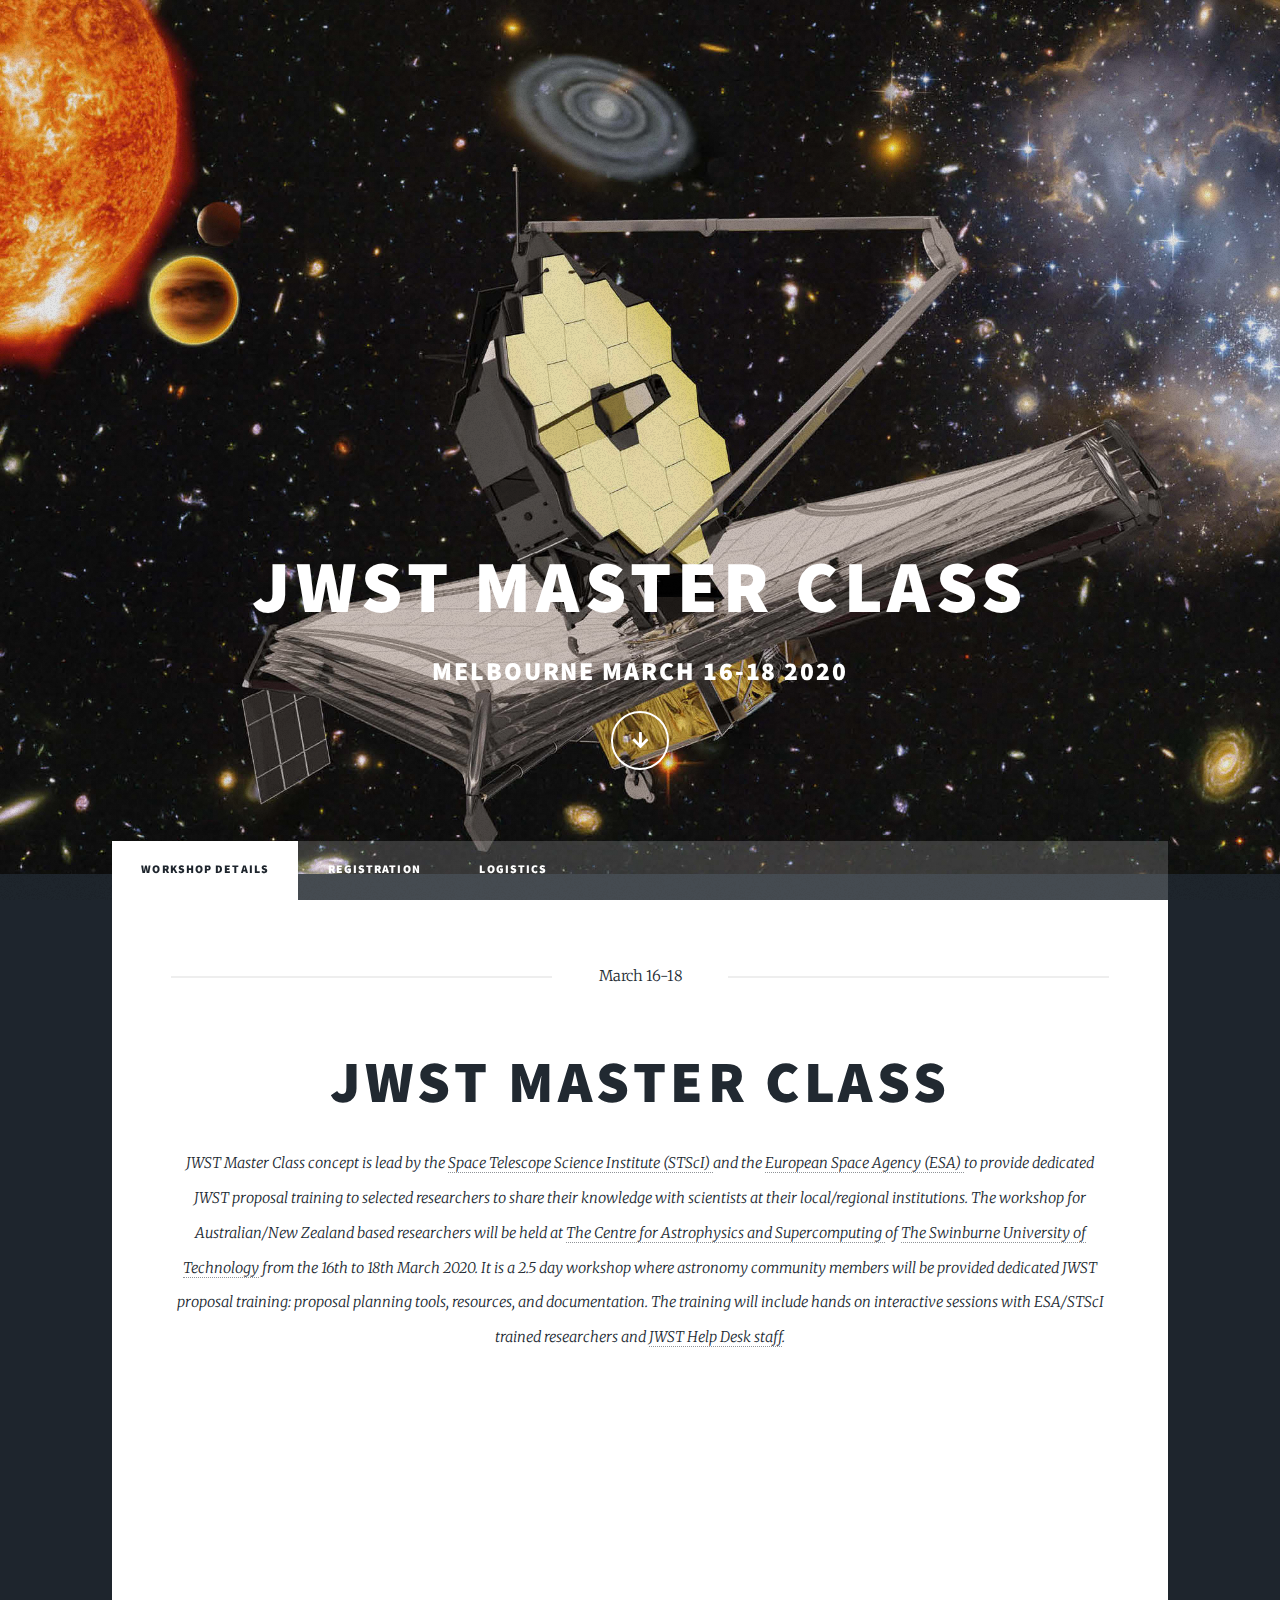
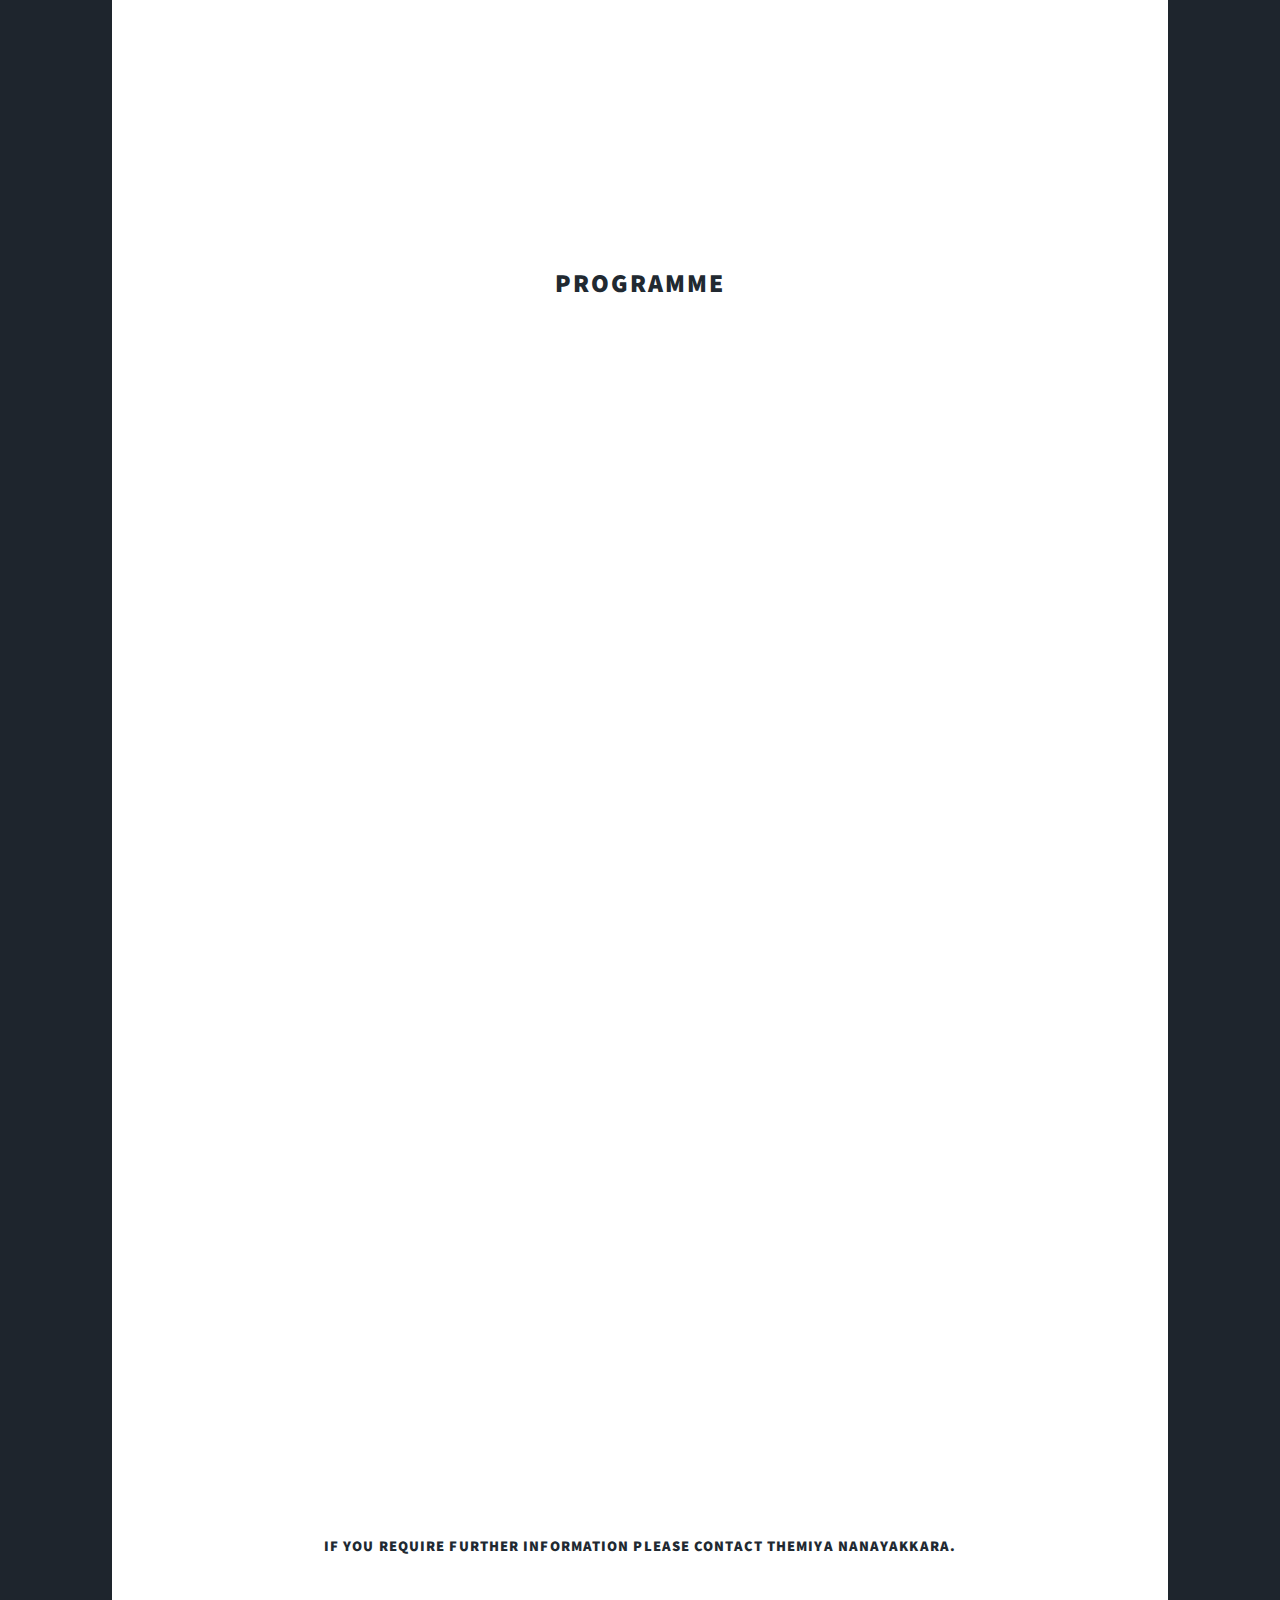
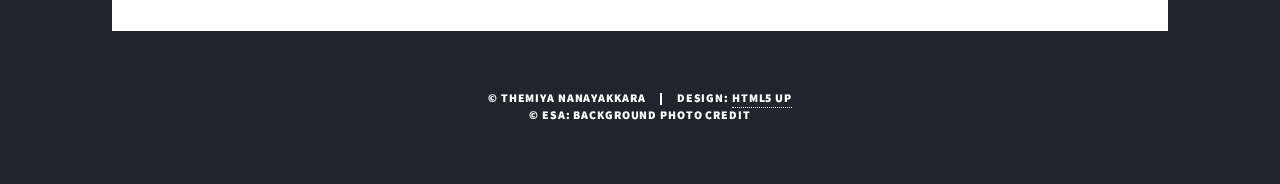
<file: index.html>
<!DOCTYPE HTML>

<html>
	<head>
		<title>JWST Master Class Melbourne 2020</title>
		<meta charset="utf-8" />
		<meta name="viewport" content="width=device-width, initial-scale=1, user-scalable=no" />
		<link rel="stylesheet" href="assets/css/main.css" />
		<noscript><link rel="stylesheet" href="assets/css/noscript.css" /></noscript>
	</head>
	<body class="is-preload">

		<!-- Wrapper -->
			<div id="wrapper" class="fade-in">

				<!-- Intro -->
					<div id="intro">
						<h1>JWST Master Class<br />
						</h1>
						<h2>Melbourne March 16-18 2020</h2>
						<ul class="actions">
							<li><a href="#header" class="button icon solid solo fa-arrow-down scrolly">Continue</a></li>
						</ul>
					</div>

				<!-- Header -->
					<header id="header">
						<a href="index.html" class="logo">JWST Master Class <br/> Melbourne 2020</a>
					</header>

				<!-- Nav -->
					<nav id="nav">
						<ul class="links">
							<li class="active"><a href="index.html">Workshop Details</a></li>
							<li><a href="registration.html">Registration</a></li>
							<li><a href="logistics.html">Logistics</a></li>
						</ul>
						<!-- <ul class="icons">
							<li><a href="#" class="icon brands fa-twitter"><span class="label">Twitter</span></a></li>
							<li><a href="#" class="icon brands fa-facebook-f"><span class="label">Facebook</span></a></li>
							<li><a href="#" class="icon brands fa-instagram"><span class="label">Instagram</span></a></li>
							<li><a href="#" class="icon brands fa-github"><span class="label">GitHub</span></a></li>
						</ul> -->
					</nav>

				<!-- Main -->
					<div id="main">

						<!-- Featured Post -->
							<article class="post featured">
								<header class="major">
									<span class="date">March 16-18</span>
									<h2><a href="#">JWST Master Class</a></h2>
									<p>
										JWST Master Class concept is lead by the <a href="http://www.stsci.edu">Space Telescope Science Institute (STScI) </a> and the <a href="https://www.esa.int">European Space Agency (ESA) </a>  to provide dedicated JWST proposal training to selected researchers to share their knowledge with scientists at their local/regional institutions.
										The workshop for Australian/New Zealand based researchers will be held at <a href="https://astronomy.swin.edu.au/">The Centre for Astrophysics and Supercomputing </a> of <a href="https://www.swinburne.edu.au//">The Swinburne University of Technology</a> from the 16th to 18th March 2020.
										It is a 2.5 day workshop where astronomy community members will be provided dedicated JWST proposal training: proposal planning tools, resources, and documentation. The training will include hands on interactive sessions with ESA/STScI trained researchers and <a href="https://stsci.service-now.com/jwst">JWST Help Desk staff</a>.
									</p>
								</header>

<!-- 								<ul class="actions special">
									<li><a href="#programme" class="button large">Programme</a></li>
								</ul> -->

								<iframe width="784" height="441" src="https://www.youtube.com/embed/videoseries?list=PL280916F0CEE736F8&autoplay=1" frameborder="0" allow="accelerometer; autoplay; encrypted-media; gyroscope; picture-in-picture" allowfullscreen></iframe>


							<!-- </article> -->

						

						<!-- Table -->
							<h2>Programme </h2>

							<iframe src="https://docs.google.com/spreadsheets/d/e/2PACX-1vR9bBxoIuWV5dwPxUtoFT6ZJPdt0J-YyIMv367PXA_Vqnab2bH8fgOFpT7SmQPkTUldNv56inARCBm2/pubhtml?gid=0&amp;single=true&amp;widget=true&amp;headers=false" height="1200" width="1000"></iframe>

							<!-- <div id="programme" class="table-wrapper">
								<table>
									<thead>
										<tr>
											<h3>JWST Master Class - Day 1</h3>
										</tr>
									</thead>
									<tbody>
										<tr>
											<td>Overview of the Masterclass and training package</td>

										</tr>
										<tr>
											<td>Mission Status</td>

										</tr>
										<tr>
											<td>Cycle1 Call for Proposals details</td>

										</tr>
										<tr>
											<td>Available proposal tools</td>

										</tr>
										<tr>
											<td>Available observing science modes</td>

										</tr>
										<tr>
											<td>Proposal preparations roadmap
										</td>

										</tr>
										<tr>
											<td>Hands-on tools I (initial exercises using the proposal preparation tools)
										</td>

										</tr>
									</tbody>

								</table>	
								<table>
									<thead>
										<tr>
											<h3>JWST Master Class - Day 2</h3>
										</tr>
									</thead>
									<tbody>
										<tr>
											<td>Hands-on tools II</td>

										</tr>
										<tr>
											<td>JWST Observing modes I: <br>
											These will include instruments that use these modes, observing strategies and end-to-end tools usage Imaging, Integral Field Spectroscopy, Multi Object Spectroscopy, Slit spectroscopy</td>
										</tr>
										<tr>
											<td>Industry engagement with Victorian space and data science companies</td>
										</tr>
									</tbody>

								</table>	
								<table>
									<thead>
										<tr>
											<h3>JWST Master Class - Day 3</h3>
										</tr>
									</thead>
									<tbody>
										<tr>
											<td>JWST Observing modes II: <br>
											Wide Field Slitless Spectroscopy, Coronagraphy, Time Series Observations, Aperture Masking Interferometry, Moving Targets, Parallels</td>

										</tr>
										<tr>
											<td>Tips for a successful proposal</td>
										</tr>

										<tr>
											<td>Closing remarks (including a feedback survey)</td>
										</tr>	
									</tbody>	
								</table> -->
								<h4>If you require further information please contact </a> <a href="https://www.universiteitleiden.nl/en/staffmembers/themiya-nanayakkara" target="_blank">Themiya Nanayakkara</a>. </h4>




							</div>
							</article>
					</div>


	
				<!-- Copyright -->
					<div id="copyright">
						<ul><li>&copy; Themiya Nanayakkara</li><li>Design: <a href="https://html5up.net">HTML5 UP</a></li></ul>
						<ul><li>&copy; ESA: Background photo credit</li></ul>
					</div>

			</div>

		<!-- Scripts -->
			<script src="assets/js/jquery.min.js"></script>
			<script src="assets/js/jquery.scrollex.min.js"></script>
			<script src="assets/js/jquery.scrolly.min.js"></script>
			<script src="assets/js/browser.min.js"></script>
			<script src="assets/js/breakpoints.min.js"></script>
			<script src="assets/js/util.js"></script>
			<script src="assets/js/main.js"></script>

	</body>
</html>
</file>
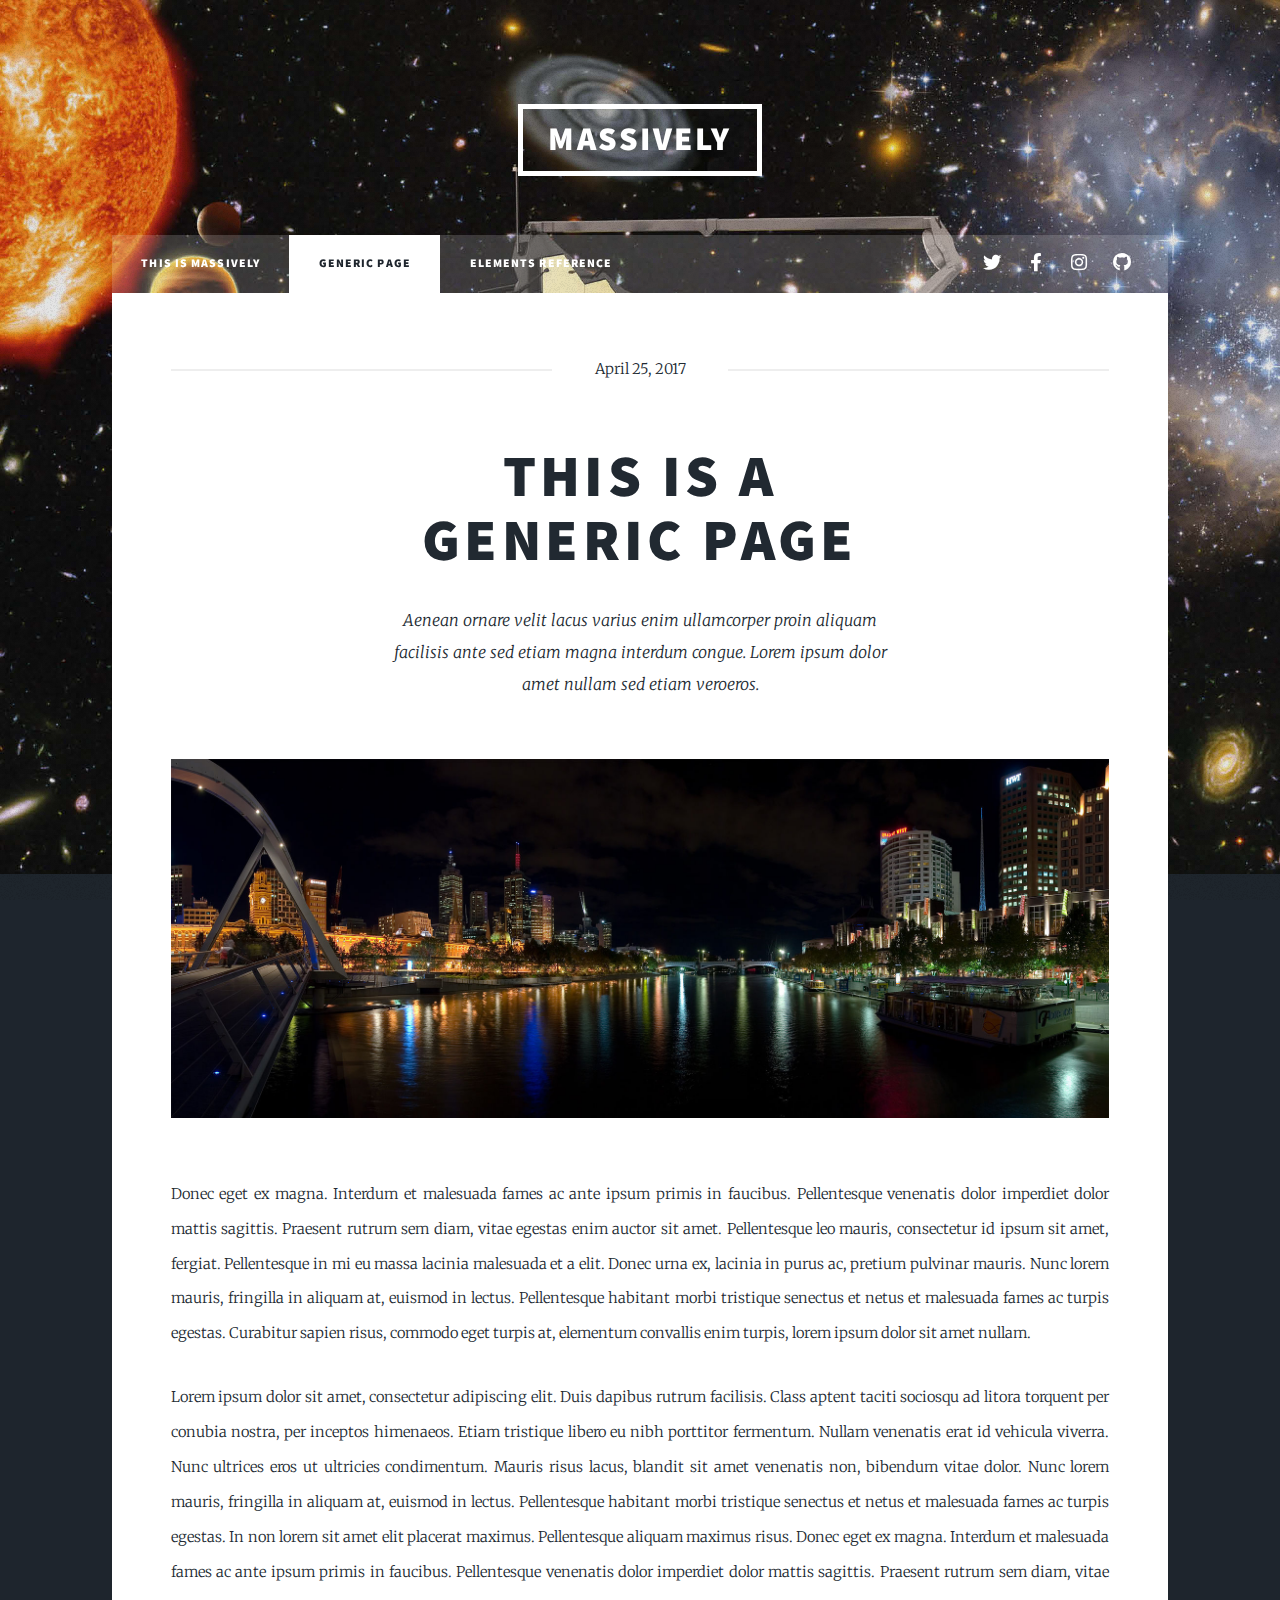
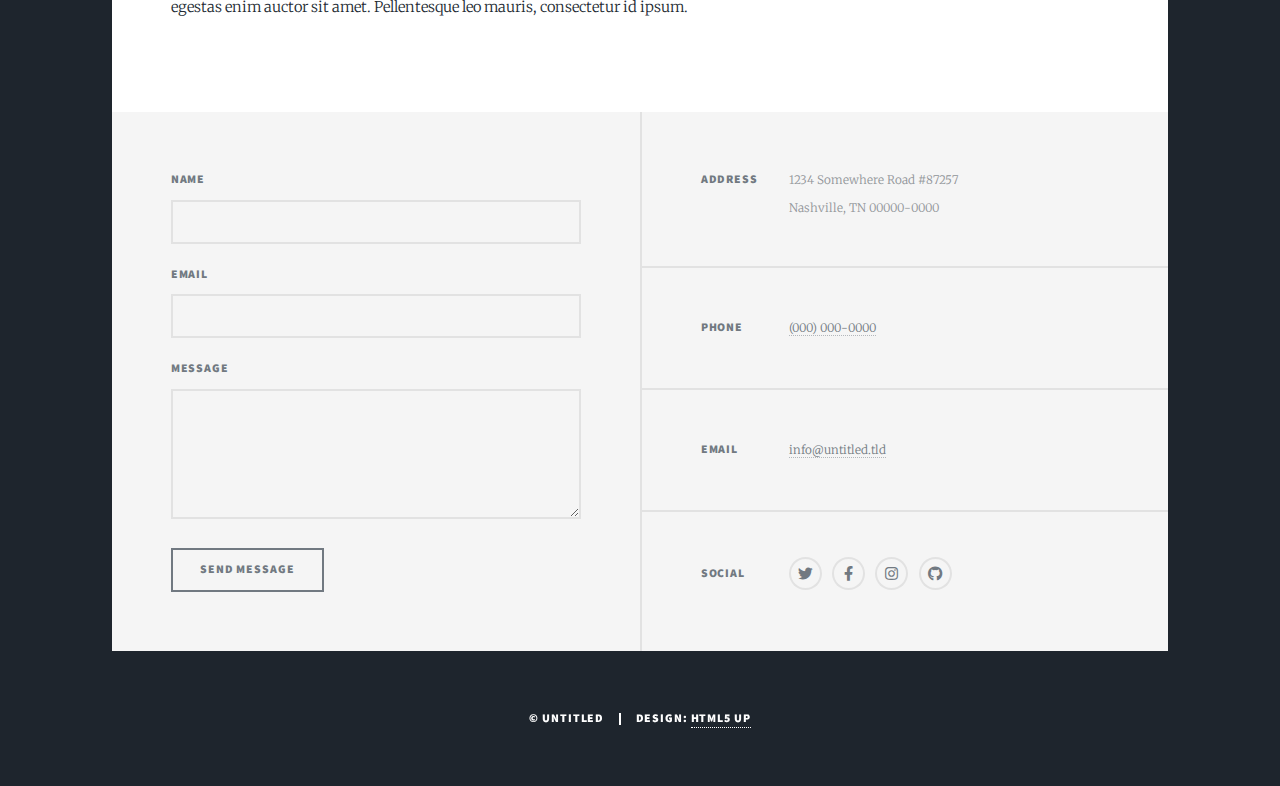
<file: generic.html>
<!DOCTYPE HTML>
<!--
	Massively by HTML5 UP
	html5up.net | @ajlkn
	Free for personal and commercial use under the CCA 3.0 license (html5up.net/license)
-->
<html>
	<head>
		<title>Generic Page - Massively by HTML5 UP</title>
		<meta charset="utf-8" />
		<meta name="viewport" content="width=device-width, initial-scale=1, user-scalable=no" />
		<link rel="stylesheet" href="assets/css/main.css" />
		<noscript><link rel="stylesheet" href="assets/css/noscript.css" /></noscript>
	</head>
	<body class="is-preload">

		<!-- Wrapper -->
			<div id="wrapper">

				<!-- Header -->
					<header id="header">
						<a href="index.html" class="logo">Massively</a>
					</header>

				<!-- Nav -->
					<nav id="nav">
						<ul class="links">
							<li><a href="index.html">This is Massively</a></li>
							<li class="active"><a href="generic.html">Generic Page</a></li>
							<li><a href="elements.html">Elements Reference</a></li>
						</ul>
						<ul class="icons">
							<li><a href="#" class="icon brands fa-twitter"><span class="label">Twitter</span></a></li>
							<li><a href="#" class="icon brands fa-facebook-f"><span class="label">Facebook</span></a></li>
							<li><a href="#" class="icon brands fa-instagram"><span class="label">Instagram</span></a></li>
							<li><a href="#" class="icon brands fa-github"><span class="label">GitHub</span></a></li>
						</ul>
					</nav>

				<!-- Main -->
					<div id="main">

						<!-- Post -->
							<section class="post">
								<header class="major">
									<span class="date">April 25, 2017</span>
									<h1>This is a<br />
									Generic Page</h1>
									<p>Aenean ornare velit lacus varius enim ullamcorper proin aliquam<br />
									facilisis ante sed etiam magna interdum congue. Lorem ipsum dolor<br />
									amet nullam sed etiam veroeros.</p>
								</header>
								<div class="image main"><img src="images/pic01.jpg" alt="" /></div>
								<p>Donec eget ex magna. Interdum et malesuada fames ac ante ipsum primis in faucibus. Pellentesque venenatis dolor imperdiet dolor mattis sagittis. Praesent rutrum sem diam, vitae egestas enim auctor sit amet. Pellentesque leo mauris, consectetur id ipsum sit amet, fergiat. Pellentesque in mi eu massa lacinia malesuada et a elit. Donec urna ex, lacinia in purus ac, pretium pulvinar mauris. Nunc lorem mauris, fringilla in aliquam at, euismod in lectus. Pellentesque habitant morbi tristique senectus et netus et malesuada fames ac turpis egestas. Curabitur sapien risus, commodo eget turpis at, elementum convallis enim turpis, lorem ipsum dolor sit amet nullam.</p>
								<p>Lorem ipsum dolor sit amet, consectetur adipiscing elit. Duis dapibus rutrum facilisis. Class aptent taciti sociosqu ad litora torquent per conubia nostra, per inceptos himenaeos. Etiam tristique libero eu nibh porttitor fermentum. Nullam venenatis erat id vehicula viverra. Nunc ultrices eros ut ultricies condimentum. Mauris risus lacus, blandit sit amet venenatis non, bibendum vitae dolor. Nunc lorem mauris, fringilla in aliquam at, euismod in lectus. Pellentesque habitant morbi tristique senectus et netus et malesuada fames ac turpis egestas. In non lorem sit amet elit placerat maximus. Pellentesque aliquam maximus risus. Donec eget ex magna. Interdum et malesuada fames ac ante ipsum primis in faucibus. Pellentesque venenatis dolor imperdiet dolor mattis sagittis. Praesent rutrum sem diam, vitae egestas enim auctor sit amet. Pellentesque leo mauris, consectetur id ipsum.</p>
							</section>

					</div>

				<!-- Footer -->
					<footer id="footer">
						<section>
							<form method="post" action="#">
								<div class="fields">
									<div class="field">
										<label for="name">Name</label>
										<input type="text" name="name" id="name" />
									</div>
									<div class="field">
										<label for="email">Email</label>
										<input type="text" name="email" id="email" />
									</div>
									<div class="field">
										<label for="message">Message</label>
										<textarea name="message" id="message" rows="3"></textarea>
									</div>
								</div>
								<ul class="actions">
									<li><input type="submit" value="Send Message" /></li>
								</ul>
							</form>
						</section>
						<section class="split contact">
							<section class="alt">
								<h3>Address</h3>
								<p>1234 Somewhere Road #87257<br />
								Nashville, TN 00000-0000</p>
							</section>
							<section>
								<h3>Phone</h3>
								<p><a href="#">(000) 000-0000</a></p>
							</section>
							<section>
								<h3>Email</h3>
								<p><a href="#">info@untitled.tld</a></p>
							</section>
							<section>
								<h3>Social</h3>
								<ul class="icons alt">
									<li><a href="#" class="icon brands alt fa-twitter"><span class="label">Twitter</span></a></li>
									<li><a href="#" class="icon brands alt fa-facebook-f"><span class="label">Facebook</span></a></li>
									<li><a href="#" class="icon brands alt fa-instagram"><span class="label">Instagram</span></a></li>
									<li><a href="#" class="icon brands alt fa-github"><span class="label">GitHub</span></a></li>
								</ul>
							</section>
						</section>
					</footer>

				<!-- Copyright -->
					<div id="copyright">
						<ul><li>&copy; Untitled</li><li>Design: <a href="https://html5up.net">HTML5 UP</a></li></ul>
					</div>

			</div>

		<!-- Scripts -->
			<script src="assets/js/jquery.min.js"></script>
			<script src="assets/js/jquery.scrollex.min.js"></script>
			<script src="assets/js/jquery.scrolly.min.js"></script>
			<script src="assets/js/browser.min.js"></script>
			<script src="assets/js/breakpoints.min.js"></script>
			<script src="assets/js/util.js"></script>
			<script src="assets/js/main.js"></script>

	</body>
</html>
</file>
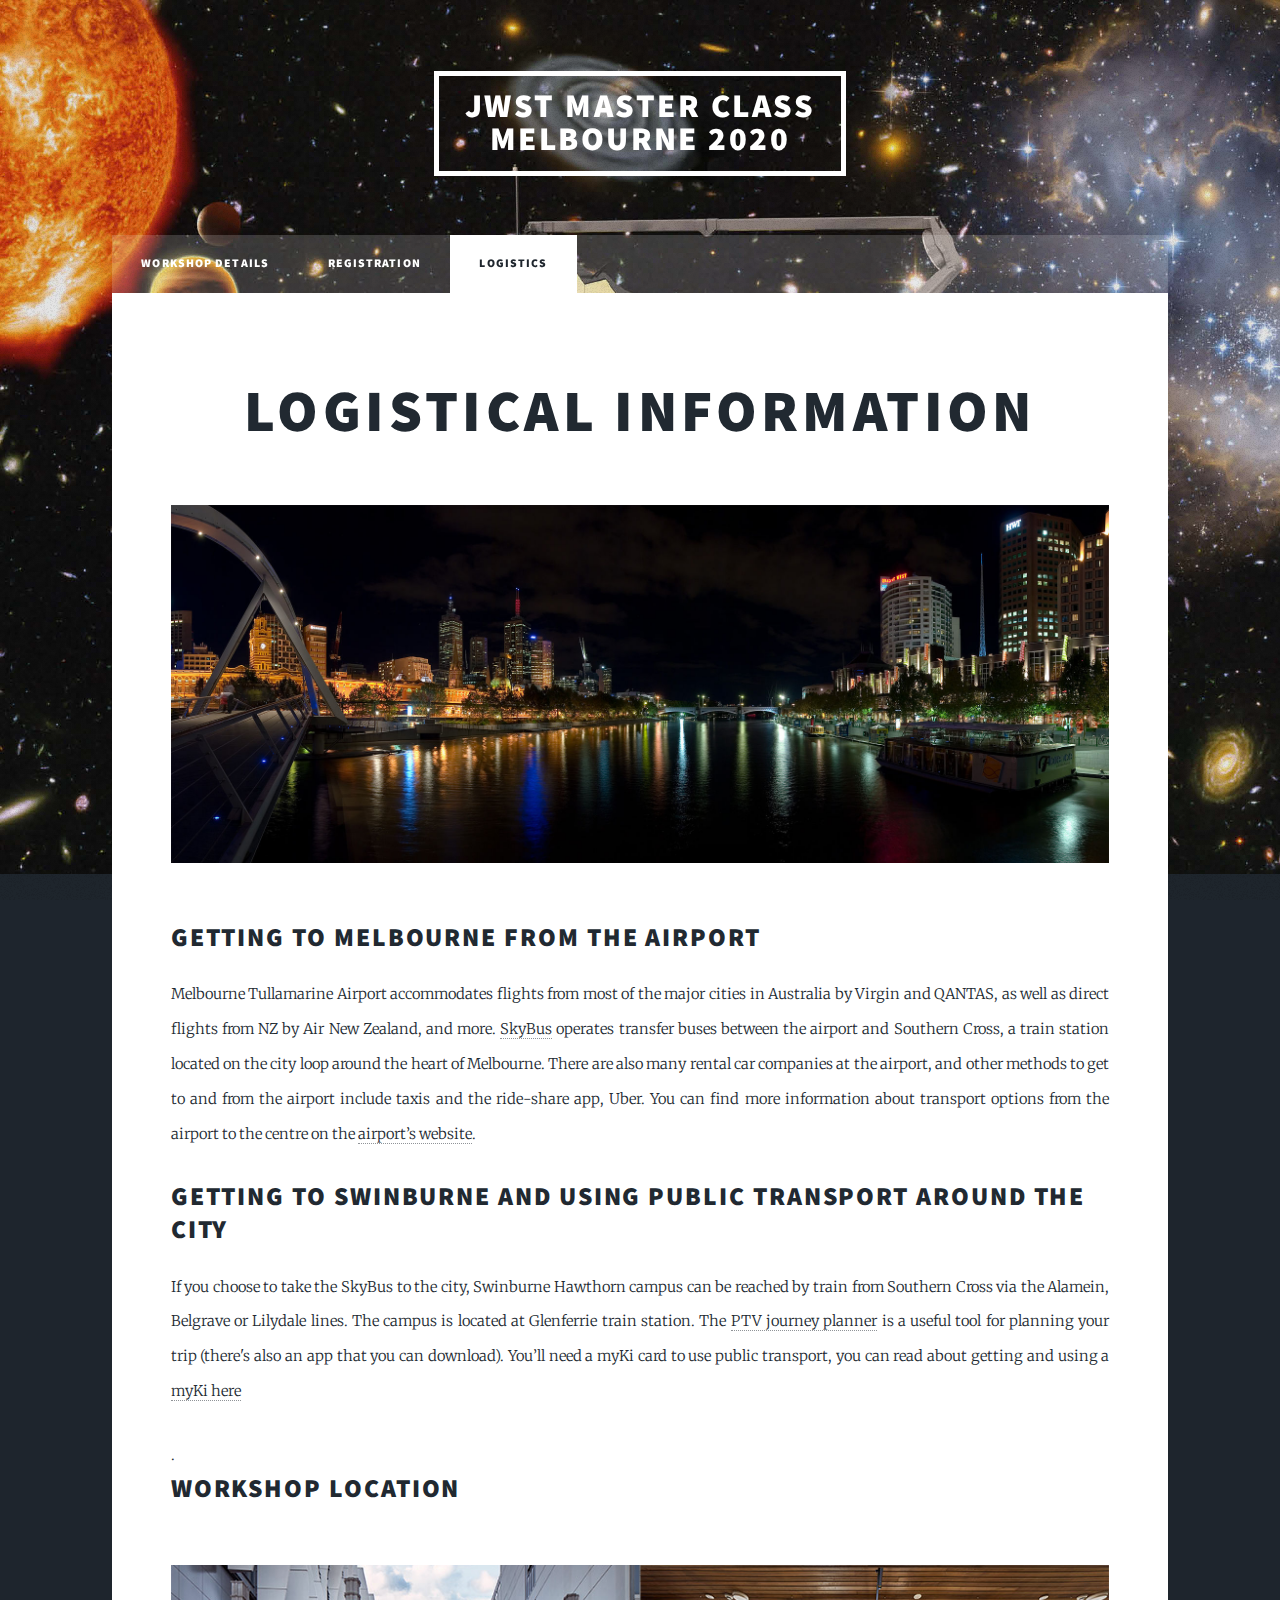
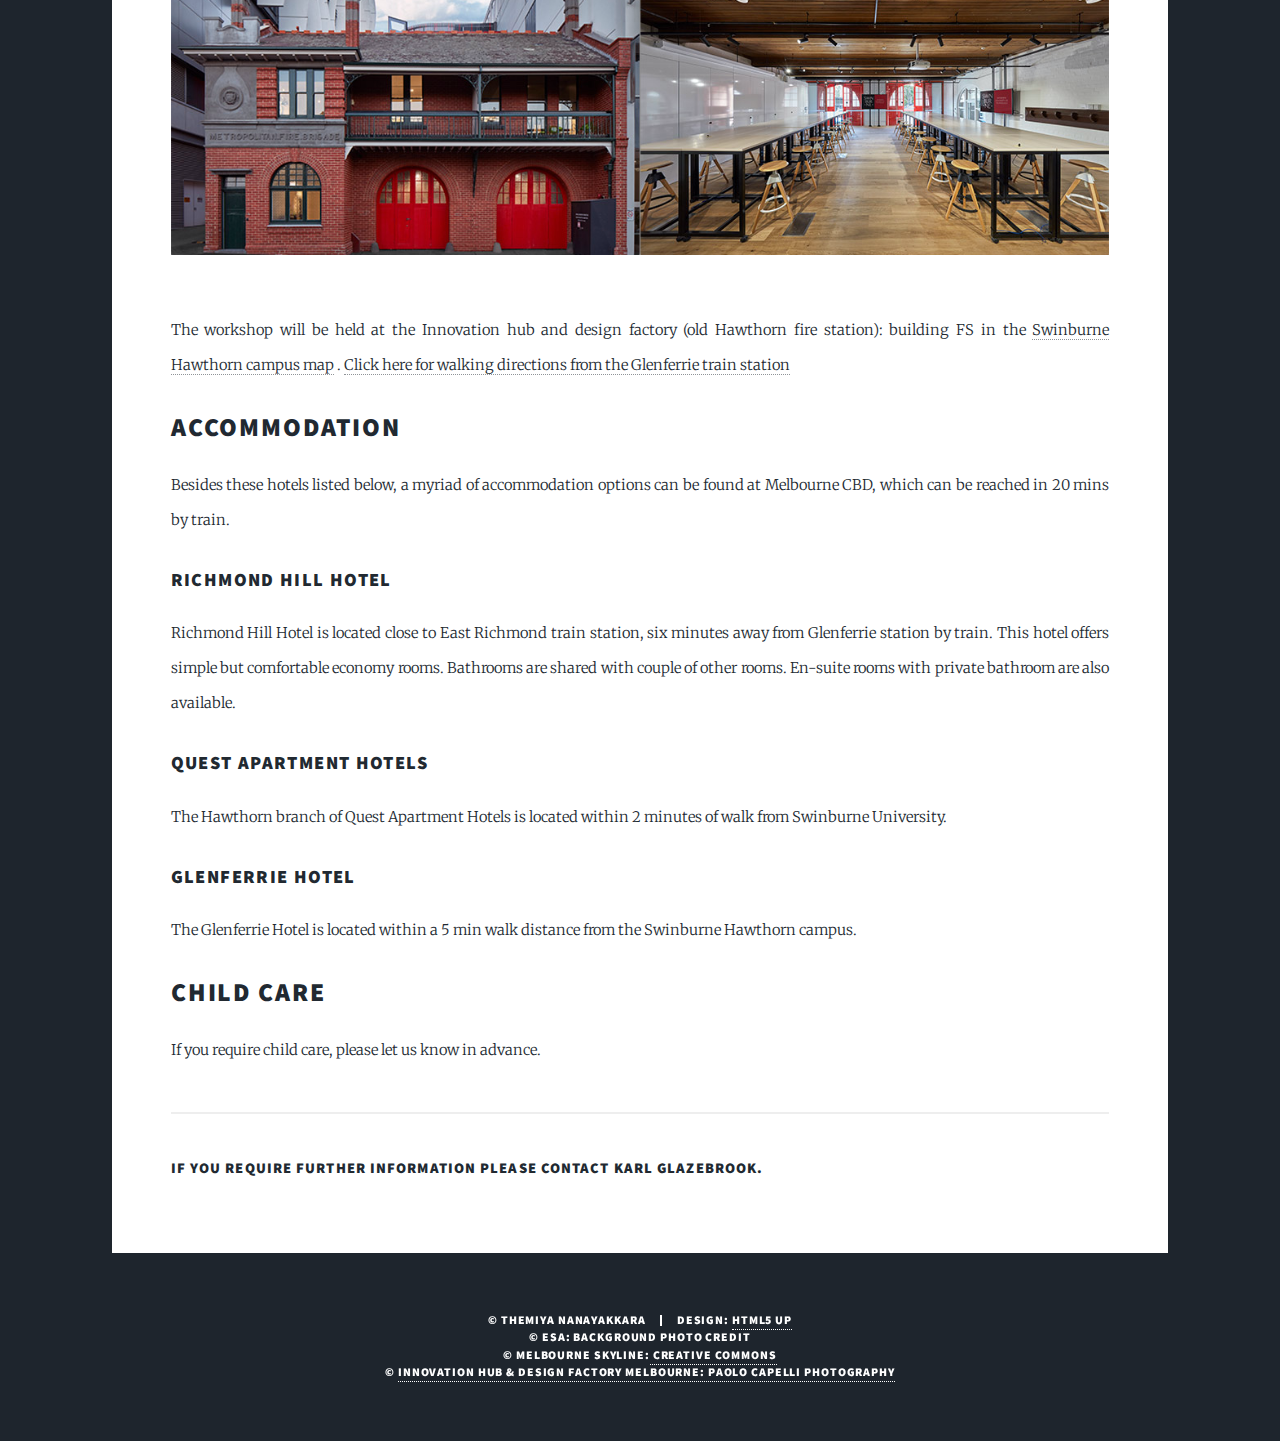
<file: logistics.html>
<!DOCTYPE HTML>
<!--
	Massively by HTML5 UP
	html5up.net | @ajlkn
	Free for personal and commercial use under the CCA 3.0 license (html5up.net/license)
-->
<html>
	<head>
		<title>JWST Master Class Melbourne 2020</title>
		<meta charset="utf-8" />
		<meta name="viewport" content="width=device-width, initial-scale=1, user-scalable=no" />
		<link rel="stylesheet" href="assets/css/main.css" />
		<noscript><link rel="stylesheet" href="assets/css/noscript.css" /></noscript>
	</head>
	<body class="is-preload">

		<!-- Wrapper -->
			<div id="wrapper">

				<!-- Header -->
					<header id="header">
						<a href="index.html" class="logo">JWST Master Class <br/> Melbourne 2020</a>
					</header>

				<!-- Nav -->
					<nav id="nav">
						<ul class="links">
							<li><a href="index.html">Workshop Details</a></li>
							<li><a href="registration.html">Registration</a></li>
							<li class="active"><a href="logistics.html">Logistics</a></li>
						</ul>
<!-- 						<ul class="icons">
							<li><a href="#" class="icon brands fa-twitter"><span class="label">Twitter</span></a></li>
							<li><a href="#" class="icon brands fa-facebook-f"><span class="label">Facebook</span></a></li>
							<li><a href="#" class="icon brands fa-instagram"><span class="label">Instagram</span></a></li>
							<li><a href="#" class="icon brands fa-github"><span class="label">GitHub</span></a></li>
						</ul> -->
					</nav>

				<!-- Main -->
					<div id="main">

						<!-- Post -->
							<section class="post">
								<header class="major">
									<h1>Logistical Information<br /></h1>
								</header>
								<div class="image main"><img src="images/pic01.jpg" alt="" /></div>

								<!-- Text stuff -->
									<h2>Getting to Melbourne from the airport</h2>
									<p>Melbourne Tullamarine Airport accommodates flights from most of the major cities in Australia by Virgin and QANTAS, as well as direct flights from NZ by Air New Zealand, and more.
									</a> <a href="https://www.skybus.com.au/" target="_blank">SkyBus</a>  operates transfer buses between the airport and Southern Cross, a train station located on the city loop around the heart of Melbourne. There are also many rental car companies at the airport, and other methods to get to and from the airport include taxis and the ride-share app, Uber. You can find more information about transport options from the airport to the centre on the  </a> <a href="https://www.melbourneairport.com.au/#" target="_blank">airport’s website</a>. </p>


									<h2>Getting to Swinburne and using public transport around the city</h2>
									<p>If you choose to take the SkyBus to the city, Swinburne Hawthorn campus can be reached by train from Southern Cross via the Alamein, Belgrave or Lilydale lines. The campus is located at Glenferrie train station. The </a> <a href="https://www.ptv.vic.gov.au/journey/" target="_blank">PTV journey planner</a> is a useful tool for planning your trip (there's also an app that you can download). You’ll need a myKi card to use public transport, you can read about getting and using a </a> <a href="https://www.ptv.vic.gov.au/tickets/myki" target="_blank">myKi here</a> </p>. 

									<h2>Workshop location</h2>
									<div class="image main"><img src="images/pic02.png" alt="" /></div>
									<p>The workshop will be held at the Innovation hub and design factory (old Hawthorn fire station): building FS in the 
									</a> <a href="https://www.swinburne.edu.au/content/dam/media/docs/Hawthorn%20Campus%20Map.pdf" target="_blank">Swinburne Hawthorn campus map</a> . </a> <a href="https://goo.gl/maps/74sABZLSxRmzTzSX8" target="_blank">Click here for walking directions from the Glenferrie train station</a></p>


									<h2>Accommodation</h2>
									<p>Besides these hotels listed below, a myriad of accommodation options can be found at Melbourne CBD, which can be reached in 20 mins by train. 
									

									<h3> </a> <a href="http://richmondhillhotel.com/" target="_blank">Richmond Hill Hotel</a></h3>
									 

									<p>Richmond Hill Hotel is located close to East Richmond train station, six minutes away from Glenferrie station by train. This hotel offers simple but comfortable economy rooms. Bathrooms are shared with couple of other rooms. En-suite rooms with private bathroom are also available.</p>

									<h3> </a> <a href="https://www.questapartments.com.au/properties/vic/hawthorn/quest-hawthorn/overview/" target="_blank">Quest Apartment Hotels</a></h3>
									 

									<p>The Hawthorn branch of Quest Apartment Hotels is located within 2 minutes of walk from Swinburne University.</p>


									<h3> </a> <a href="https://glenferriehotel.com.au/" target="_blank">Glenferrie hotel</a></h3>
									 

									<p>The Glenferrie Hotel is located within a 5 min walk distance from the Swinburne Hawthorn campus. </p>


									<h2>Child Care</h2>
									<p>If you require child care, please let us know in advance.</p>
									<hr />

									<h4>If you require further information please contact </a> <a href="http://astronomy.swinburne.edu.au/staff/kglazebrook.html" target="_blank">Karl Glazebrook</a>. </h4>

								
							</section>

					</div>

				<!-- Copyright -->
					<div id="copyright">
						<ul><li>&copy; Themiya Nanayakkara</li><li>Design: <a href="https://html5up.net">HTML5 UP</a></li></ul>
						<ul><li>&copy; ESA: Background photo credit</li></ul>
						<ul><li>&copy; Melbourne Skyline:<a href="https://en.wikipedia.org/wiki/File:Yarra_Panorama.jpg" target="_blank"> Creative Commons</a> </li></ul>
						<ul><li>&copy; <a href="https://www.swinburne.edu.au/news/latest-news/2018/05/design-factory-melbourne-moves-to-renovated-fire-station.php" target="_blank"> Innovation Hub & Design Factory Melbourne: Paolo Capelli Photography</a></li></ul>

			</div>

		<!-- Scripts -->
			<script src="assets/js/jquery.min.js"></script>
			<script src="assets/js/jquery.scrollex.min.js"></script>
			<script src="assets/js/jquery.scrolly.min.js"></script>
			<script src="assets/js/browser.min.js"></script>
			<script src="assets/js/breakpoints.min.js"></script>
			<script src="assets/js/util.js"></script>
			<script src="assets/js/main.js"></script>

	</body>
</html>
</file>
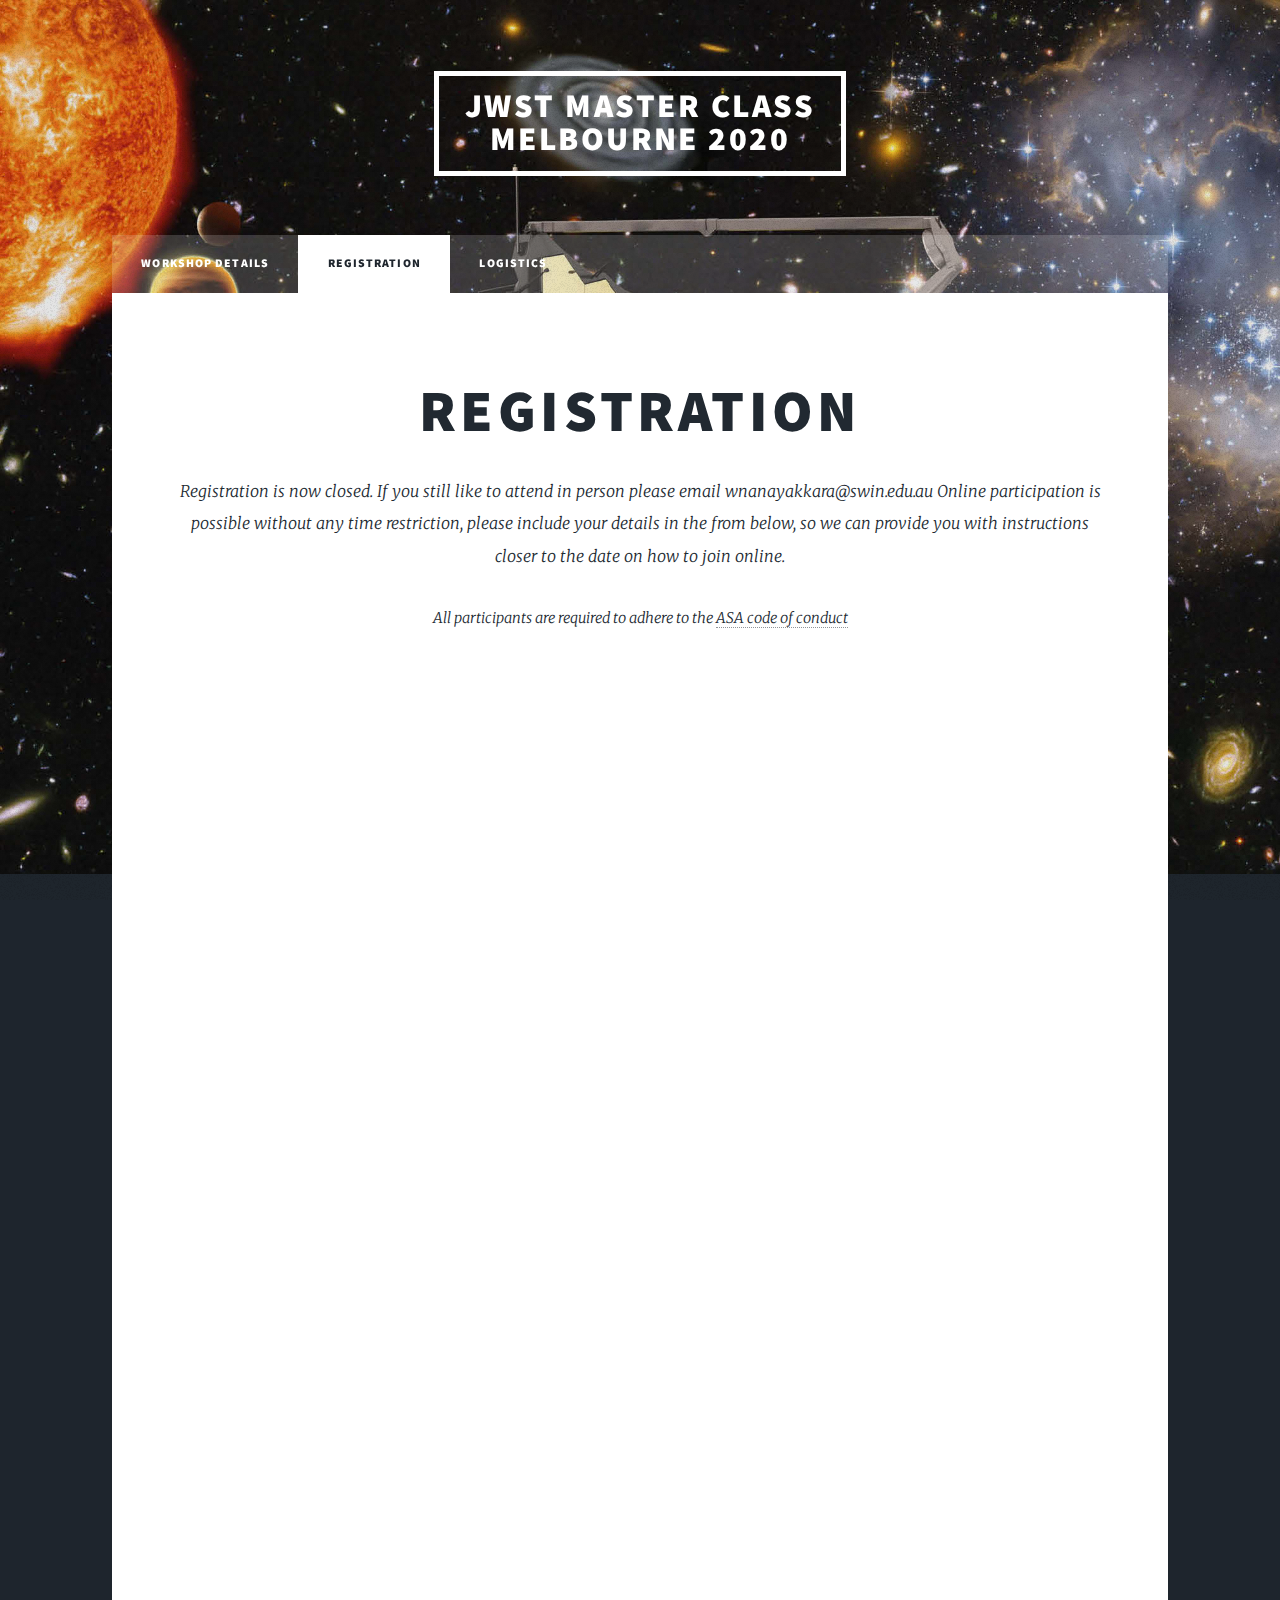
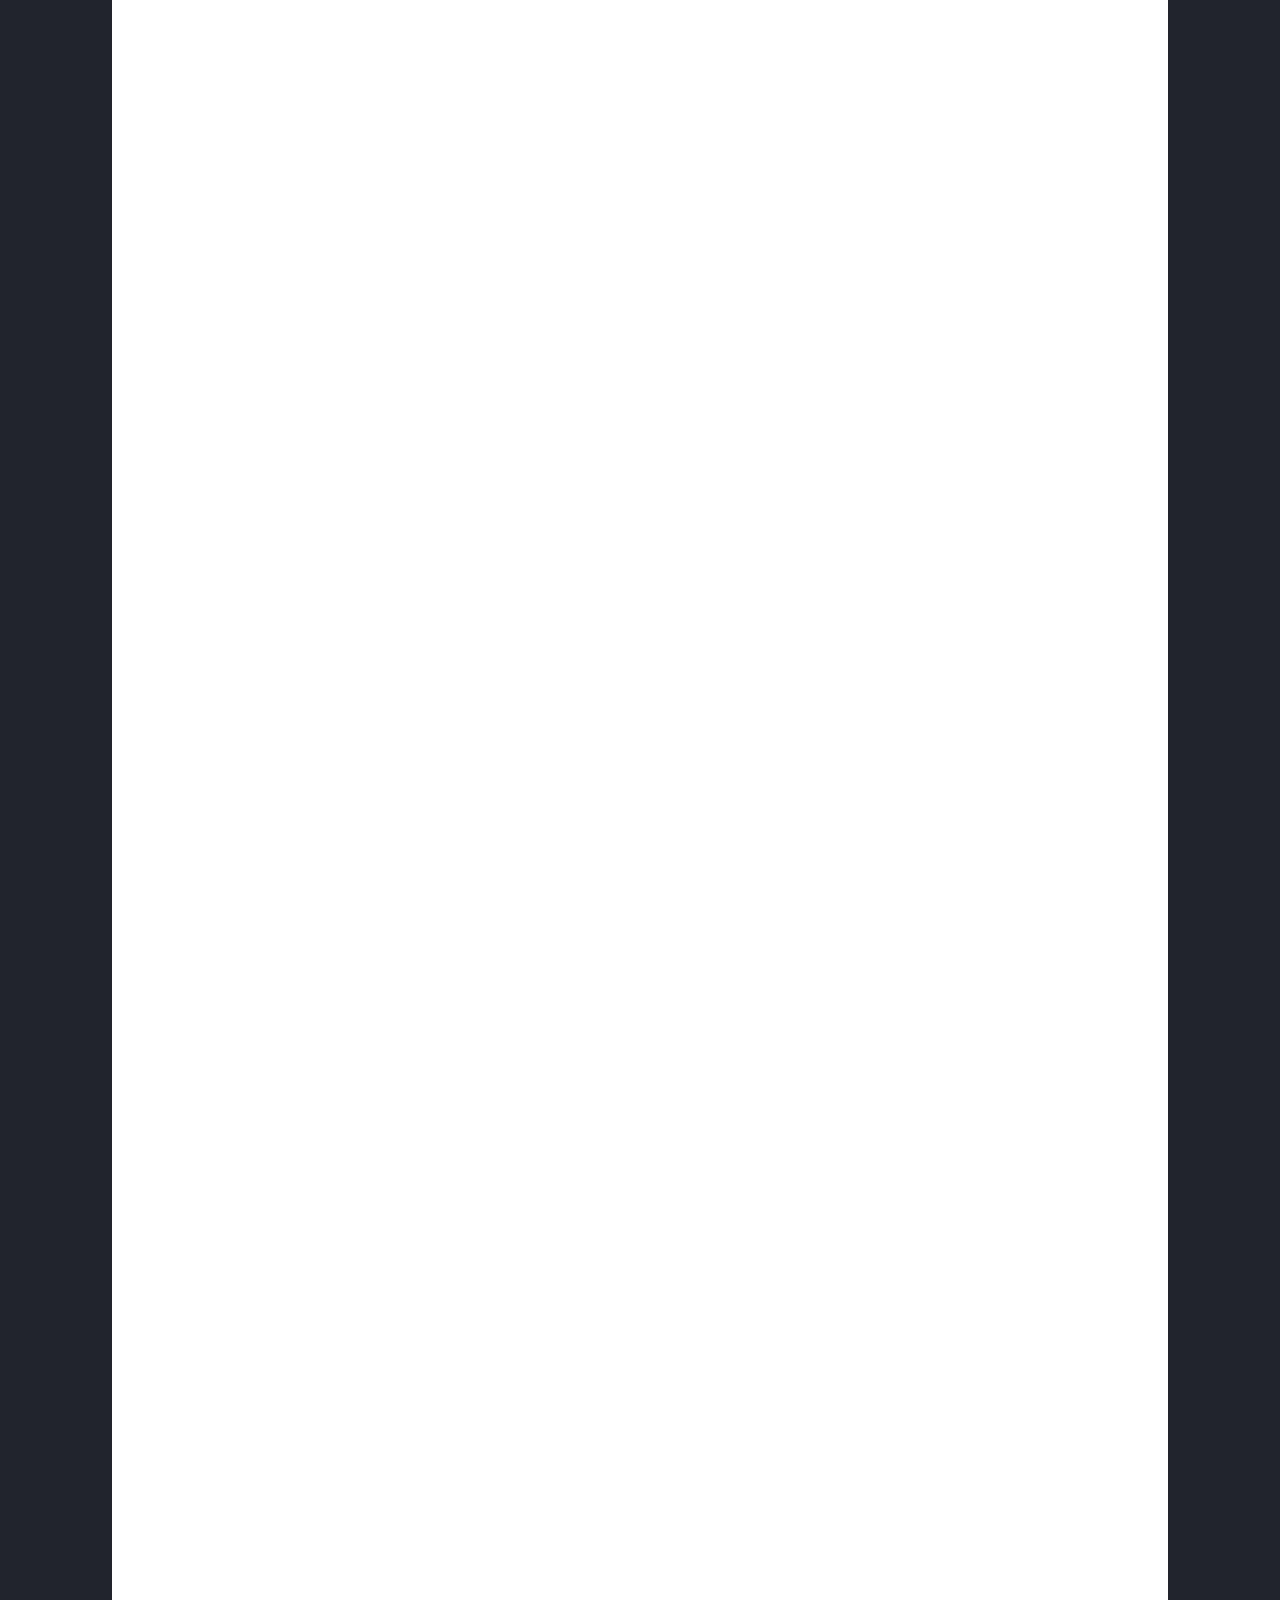
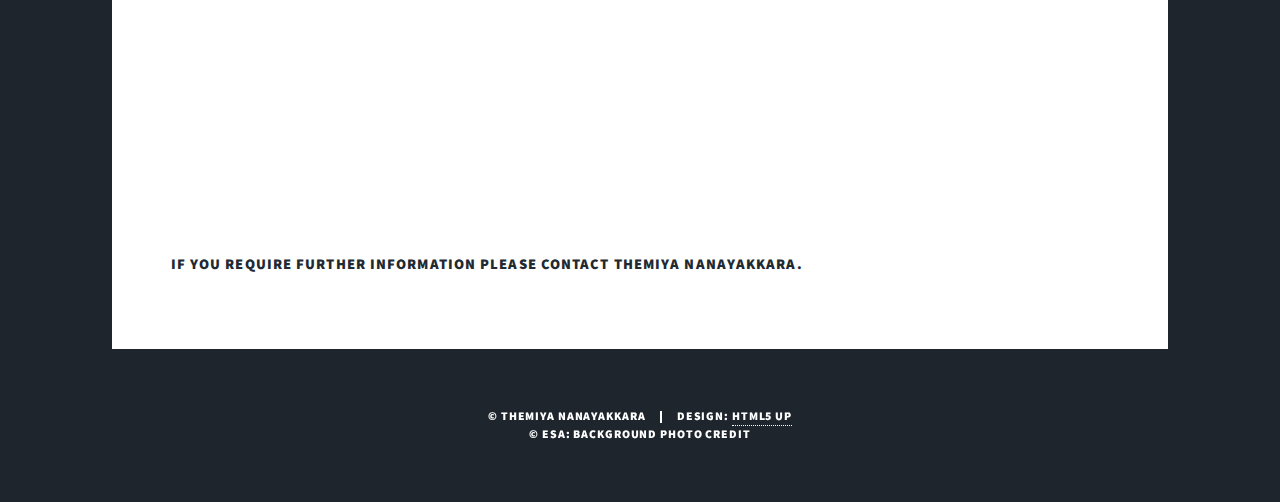
<file: registration.html>
<!DOCTYPE HTML>
<!--
	Massively by HTML5 UP
	html5up.net | @ajlkn
	Free for personal and commercial use under the CCA 3.0 license (html5up.net/license)
-->
<html>
	<head>
		<title>JWST Master Class Melbourne 2020</title>
		<meta charset="utf-8" />
		<meta name="viewport" content="width=device-width, initial-scale=1, user-scalable=no" />
		<link rel="stylesheet" href="assets/css/main.css" />
		<noscript><link rel="stylesheet" href="assets/css/noscript.css" /></noscript>
	</head>
	<body class="is-preload">

		<!-- Wrapper -->
			<div id="wrapper">

				<!-- Header -->
					<header id="header">
						<a href="index.html" class="logo">JWST Master Class <br/> Melbourne 2020</a>
					</header>

				<!-- Nav -->
					<nav id="nav">
						<ul class="links">
							<li><a href="index.html">Workshop Details</a></li>
							<li class="active"><a href="registration.html">Registration</a></li>
							<li><a href="logistics.html">Logistics</a></li>
						</ul>
<!-- 						<ul class="icons">
							<li><a href="#" class="icon brands fa-twitter"><span class="label">Twitter</span></a></li>
							<li><a href="#" class="icon brands fa-facebook-f"><span class="label">Facebook</span></a></li>
							<li><a href="#" class="icon brands fa-instagram"><span class="label">Instagram</span></a></li>
							<li><a href="#" class="icon brands fa-github"><span class="label">GitHub</span></a></li>
						</ul> -->
					</nav>

				<!-- Main -->
					<div id="main">

						<!-- Post -->
							<section class="post">
								<header class="major">
<!-- 									<span class="date">April 25, 2017</span>
 -->									<h1>Registration</h1>
<!-- 									<p>Please fill out the form  below to register for the event. The workshop is limited to 20 participants. Once registration closes on December 16th 2019, we will confirm your participation. </p> -->
									<p>Registration is now closed. If you still like to attend in 
									person please email wnanayakkara@swin.edu.au  Online participation is possible without any time restriction, please include your details in the from below, so we can provide you with instructions closer to the date on how to join online.</p>
									<p>All participants are required to adhere to the <a href="http://asa.astronomy.org.au/code_of_conduct.php" target="_blank">ASA code of conduct</a> </p>

									<iframe src="https://docs.google.com/forms/d/e/1FAIpQLSepcbVVssmmYFQLXqUwoxrUME75WgmWm9kuxo_xvaXcKm0WKw/viewform?embedded=true" width="640" height="2717" frameborder="0" marginheight="0" marginwidth="0">Loading…</iframe>

								</header>
								<!-- <div class="image main"><img src="images/pic01.jpg" alt="" /></div> -->
								<h4>If you require further information please contact </a> <a href="https://www.universiteitleiden.nl/en/staffmembers/themiya-nanayakkara" target="_blank">Themiya Nanayakkara</a>. </h4>
							</section>

					</div>



				<!-- Copyright -->
					<div id="copyright">
						<ul><li>&copy; Themiya Nanayakkara</li><li>Design: <a href="https://html5up.net">HTML5 UP</a></li></ul>
						<ul><li>&copy; ESA: Background photo credit</li></ul>
					</div>
					</div>

			</div>

		<!-- Scripts -->
			<script src="assets/js/jquery.min.js"></script>
			<script src="assets/js/jquery.scrollex.min.js"></script>
			<script src="assets/js/jquery.scrolly.min.js"></script>
			<script src="assets/js/browser.min.js"></script>
			<script src="assets/js/breakpoints.min.js"></script>
			<script src="assets/js/util.js"></script>
			<script src="assets/js/main.js"></script>

	</body>
</html>
</file>
<file: assets/css/main.css>
@import url(fontawesome-all.min.css);
@import url("https://fonts.googleapis.com/css?family=Merriweather:300,700,300italic,700italic|Source+Sans+Pro:900");

/*
	Massively by HTML5 UP
	html5up.net | @ajlkn
	Free for personal and commercial use under the CCA 3.0 license (html5up.net/license)
*/

html, body, div, span, applet, object,
iframe, h1, h2, h3, h4, h5, h6, p, blockquote,
pre, a, abbr, acronym, address, big, cite,
code, del, dfn, em, img, ins, kbd, q, s, samp,
small, strike, strong, sub, sup, tt, var, b,
u, i, center, dl, dt, dd, ol, ul, li, fieldset,
form, label, legend, table, caption, tbody,
tfoot, thead, tr, th, td, article, aside,
canvas, details, embed, figure, figcaption,
footer, header, hgroup, menu, nav, output, ruby,
section, summary, time, mark, audio, video {
	margin: 0;
	padding: 0;
	border: 0;
	font-size: 100%;
	font: inherit;
	vertical-align: baseline;}

article, aside, details, figcaption, figure,
footer, header, hgroup, menu, nav, section {
	display: block;}

body {
	line-height: 1;
}

ol, ul {
	list-style: none;
}

blockquote, q {
	quotes: none;
}

	blockquote:before, blockquote:after, q:before, q:after {
		content: '';
		content: none;
	}

table {
	border-collapse: collapse;
	border-spacing: 0;
}

body {
	-webkit-text-size-adjust: none;
}

mark {
	background-color: transparent;
	color: inherit;
}

input::-moz-focus-inner {
	border: 0;
	padding: 0;
}

input, select, textarea {
	-moz-appearance: none;
	-webkit-appearance: none;
	-ms-appearance: none;
	appearance: none;
}

/* Basic */

	@-ms-viewport {
		width: device-width;
	}

	body {
		-ms-overflow-style: scrollbar;
	}

	@media screen and (max-width: 480px) {

		html, body {
			min-width: 320px;
		}

	}

	html {
		box-sizing: border-box;
	}

	*, *:before, *:after {
		box-sizing: inherit;
	}

	body {
		background-color: #1e252d;
	}

		body.is-preload *, body.is-preload *:before, body.is-preload *:after {
			-moz-animation: none !important;
			-webkit-animation: none !important;
			-ms-animation: none !important;
			animation: none !important;
			-moz-transition: none !important;
			-webkit-transition: none !important;
			-ms-transition: none !important;
			transition: none !important;
		}

/* Type */

	html {
		font-size: 16pt;
	}

		@media screen and (max-width: 1680px) {

			html {
				font-size: 12pt;
			}

		}

		@media screen and (max-width: 1280px) {

			html {
				font-size: 11pt;
			}

		}

		@media screen and (max-width: 360px) {

			html {
				font-size: 10pt;
			}

		}

	body {
		color: #212931;
	}

	body, input, select, textarea {
		font-family: "Merriweather", Georgia, serif;
		font-weight: 300;
		font-size: 1rem;
		line-height: 2.375;
	}

	a {
		-moz-transition: color 0.2s ease-in-out, background-color 0.2s ease-in-out, border-color 0.2s ease-in-out, box-shadow 0.2s ease-in-out;
		-webkit-transition: color 0.2s ease-in-out, background-color 0.2s ease-in-out, border-color 0.2s ease-in-out, box-shadow 0.2s ease-in-out;
		-ms-transition: color 0.2s ease-in-out, background-color 0.2s ease-in-out, border-color 0.2s ease-in-out, box-shadow 0.2s ease-in-out;
		transition: color 0.2s ease-in-out, background-color 0.2s ease-in-out, border-color 0.2s ease-in-out, box-shadow 0.2s ease-in-out;
		border-bottom: dotted 1px;
		text-decoration: none;
	}

		a:hover {
			border-bottom-color: transparent;
		}

	strong, b {
		font-weight: 600;
	}

	em, i {
		font-style: italic;
	}

	p {
		text-align: justify;
		margin: 0 0 2rem 0;
	}

	h1, h2, h3, h4, h5, h6 {
		font-family: "Source Sans Pro", Helvetica, sans-serif;
		font-weight: 900;
		line-height: 1.5;
		letter-spacing: 0.075em;
		text-transform: uppercase;
		margin: 0 0 1rem 0;
	}

		h1 a, h2 a, h3 a, h4 a, h5 a, h6 a {
			border-bottom: 0;
			color: inherit;
			text-decoration: none;
		}

	h1 {
		font-size: 4rem;
		line-height: 1.1;
		margin: 0 0 2rem 0;
	}

	h2 {
		font-size: 1.75rem;
		line-height: 1.3;
		margin: 0 0 1.5rem 0;
	}

	h3 {
		font-size: 1.25rem;
		margin: 0 0 1.5rem 0;
	}

	h4 {
		font-size: 1rem;
	}

	h5 {
		font-size: 0.9rem;
	}

	h6 {
		font-size: 0.8rem;
	}

	sub {
		font-size: 0.8rem;
		position: relative;
		top: 0.5rem;
	}

	sup {
		font-size: 0.8rem;
		position: relative;
		top: -0.5rem;
	}

	blockquote {
		border-left: solid 4px;
		font-style: italic;
		margin: 0 0 2rem 0;
		padding: 0.5rem 0 0.5rem 2rem;
	}

	code {
		border: solid 2px;
		font-family: "Courier New", monospace;
		font-size: 0.9rem;
		margin: 0 0.25rem;
		padding: 0.25rem 0.65rem;
	}

	pre {
		-webkit-overflow-scrolling: touch;
		font-family: "Courier New", monospace;
		font-size: 0.9rem;
		margin: 0 0 2rem 0;
	}

		pre code {
			display: block;
			line-height: 1.75;
			padding: 1rem 1.5rem;
			overflow-x: auto;
		}

	hr {
		border: 0;
		border-bottom: solid 2px;
		margin: 3rem 0;
	}

		hr.major {
			margin: 5rem 0;
		}

	.align-left {
		text-align: left;
	}

	.align-center {
		text-align: center;
	}

	.align-right {
		text-align: right;
	}

	input, select, textarea {
		color: #212931;
	}

	a {
		color: #212931;
		border-bottom-color: rgba(33, 41, 49, 0.5);
	}

		a:hover {
			border-bottom-color: transparent;
			color: #18bfef !important;
		}

	strong, b {
		color: #212931;
	}

	h1, h2, h3, h4, h5, h6 {
		color: #212931;
	}

	blockquote {
		border-left-color: #eeeeee;
	}

	code {
		background: rgba(220, 220, 220, 0.25);
		border-color: #eeeeee;
	}

	hr {
		border-bottom-color: #eeeeee;
	}

/* Row */

	.row {
		display: flex;
		flex-wrap: wrap;
		box-sizing: border-box;
		align-items: stretch;
	}

		.row > * {
			box-sizing: border-box;
		}

		.row.gtr-uniform > * > :last-child {
			margin-bottom: 0;
		}

		.row.aln-left {
			justify-content: flex-start;
		}

		.row.aln-center {
			justify-content: center;
		}

		.row.aln-right {
			justify-content: flex-end;
		}

		.row.aln-top {
			align-items: flex-start;
		}

		.row.aln-middle {
			align-items: center;
		}

		.row.aln-bottom {
			align-items: flex-end;
		}

		.row > .imp {
			order: -1;
		}

		.row > .col-1 {
			width: 8.33333%;
		}

		.row > .off-1 {
			margin-left: 8.33333%;
		}

		.row > .col-2 {
			width: 16.66667%;
		}

		.row > .off-2 {
			margin-left: 16.66667%;
		}

		.row > .col-3 {
			width: 25%;
		}

		.row > .off-3 {
			margin-left: 25%;
		}

		.row > .col-4 {
			width: 33.33333%;
		}

		.row > .off-4 {
			margin-left: 33.33333%;
		}

		.row > .col-5 {
			width: 41.66667%;
		}

		.row > .off-5 {
			margin-left: 41.66667%;
		}

		.row > .col-6 {
			width: 50%;
		}

		.row > .off-6 {
			margin-left: 50%;
		}

		.row > .col-7 {
			width: 58.33333%;
		}

		.row > .off-7 {
			margin-left: 58.33333%;
		}

		.row > .col-8 {
			width: 66.66667%;
		}

		.row > .off-8 {
			margin-left: 66.66667%;
		}

		.row > .col-9 {
			width: 75%;
		}

		.row > .off-9 {
			margin-left: 75%;
		}

		.row > .col-10 {
			width: 83.33333%;
		}

		.row > .off-10 {
			margin-left: 83.33333%;
		}

		.row > .col-11 {
			width: 91.66667%;
		}

		.row > .off-11 {
			margin-left: 91.66667%;
		}

		.row > .col-12 {
			width: 100%;
		}

		.row > .off-12 {
			margin-left: 100%;
		}

		.row.gtr-0 {
			margin-top: 0;
			margin-left: 0rem;
		}

			.row.gtr-0 > * {
				padding: 0 0 0 0rem;
			}

			.row.gtr-0.gtr-uniform {
				margin-top: 0rem;
			}

				.row.gtr-0.gtr-uniform > * {
					padding-top: 0rem;
				}

		.row.gtr-25 {
			margin-top: 0;
			margin-left: -0.375rem;
		}

			.row.gtr-25 > * {
				padding: 0 0 0 0.375rem;
			}

			.row.gtr-25.gtr-uniform {
				margin-top: -0.375rem;
			}

				.row.gtr-25.gtr-uniform > * {
					padding-top: 0.375rem;
				}

		.row.gtr-50 {
			margin-top: 0;
			margin-left: -0.75rem;
		}

			.row.gtr-50 > * {
				padding: 0 0 0 0.75rem;
			}

			.row.gtr-50.gtr-uniform {
				margin-top: -0.75rem;
			}

				.row.gtr-50.gtr-uniform > * {
					padding-top: 0.75rem;
				}

		.row {
			margin-top: 0;
			margin-left: -1.5rem;
		}

			.row > * {
				padding: 0 0 0 1.5rem;
			}

			.row.gtr-uniform {
				margin-top: -1.5rem;
			}

				.row.gtr-uniform > * {
					padding-top: 1.5rem;
				}

		.row.gtr-150 {
			margin-top: 0;
			margin-left: -2.25rem;
		}

			.row.gtr-150 > * {
				padding: 0 0 0 2.25rem;
			}

			.row.gtr-150.gtr-uniform {
				margin-top: -2.25rem;
			}

				.row.gtr-150.gtr-uniform > * {
					padding-top: 2.25rem;
				}

		.row.gtr-200 {
			margin-top: 0;
			margin-left: -3rem;
		}

			.row.gtr-200 > * {
				padding: 0 0 0 3rem;
			}

			.row.gtr-200.gtr-uniform {
				margin-top: -3rem;
			}

				.row.gtr-200.gtr-uniform > * {
					padding-top: 3rem;
				}

		@media screen and (max-width: 1680px) {

			.row {
				display: flex;
				flex-wrap: wrap;
				box-sizing: border-box;
				align-items: stretch;
			}

				.row > * {
					box-sizing: border-box;
				}

				.row.gtr-uniform > * > :last-child {
					margin-bottom: 0;
				}

				.row.aln-left {
					justify-content: flex-start;
				}

				.row.aln-center {
					justify-content: center;
				}

				.row.aln-right {
					justify-content: flex-end;
				}

				.row.aln-top {
					align-items: flex-start;
				}

				.row.aln-middle {
					align-items: center;
				}

				.row.aln-bottom {
					align-items: flex-end;
				}

				.row > .imp-xlarge {
					order: -1;
				}

				.row > .col-1-xlarge {
					width: 8.33333%;
				}

				.row > .off-1-xlarge {
					margin-left: 8.33333%;
				}

				.row > .col-2-xlarge {
					width: 16.66667%;
				}

				.row > .off-2-xlarge {
					margin-left: 16.66667%;
				}

				.row > .col-3-xlarge {
					width: 25%;
				}

				.row > .off-3-xlarge {
					margin-left: 25%;
				}

				.row > .col-4-xlarge {
					width: 33.33333%;
				}

				.row > .off-4-xlarge {
					margin-left: 33.33333%;
				}

				.row > .col-5-xlarge {
					width: 41.66667%;
				}

				.row > .off-5-xlarge {
					margin-left: 41.66667%;
				}

				.row > .col-6-xlarge {
					width: 50%;
				}

				.row > .off-6-xlarge {
					margin-left: 50%;
				}

				.row > .col-7-xlarge {
					width: 58.33333%;
				}

				.row > .off-7-xlarge {
					margin-left: 58.33333%;
				}

				.row > .col-8-xlarge {
					width: 66.66667%;
				}

				.row > .off-8-xlarge {
					margin-left: 66.66667%;
				}

				.row > .col-9-xlarge {
					width: 75%;
				}

				.row > .off-9-xlarge {
					margin-left: 75%;
				}

				.row > .col-10-xlarge {
					width: 83.33333%;
				}

				.row > .off-10-xlarge {
					margin-left: 83.33333%;
				}

				.row > .col-11-xlarge {
					width: 91.66667%;
				}

				.row > .off-11-xlarge {
					margin-left: 91.66667%;
				}

				.row > .col-12-xlarge {
					width: 100%;
				}

				.row > .off-12-xlarge {
					margin-left: 100%;
				}

				.row.gtr-0 {
					margin-top: 0;
					margin-left: 0rem;
				}

					.row.gtr-0 > * {
						padding: 0 0 0 0rem;
					}

					.row.gtr-0.gtr-uniform {
						margin-top: 0rem;
					}

						.row.gtr-0.gtr-uniform > * {
							padding-top: 0rem;
						}

				.row.gtr-25 {
					margin-top: 0;
					margin-left: -0.375rem;
				}

					.row.gtr-25 > * {
						padding: 0 0 0 0.375rem;
					}

					.row.gtr-25.gtr-uniform {
						margin-top: -0.375rem;
					}

						.row.gtr-25.gtr-uniform > * {
							padding-top: 0.375rem;
						}

				.row.gtr-50 {
					margin-top: 0;
					margin-left: -0.75rem;
				}

					.row.gtr-50 > * {
						padding: 0 0 0 0.75rem;
					}

					.row.gtr-50.gtr-uniform {
						margin-top: -0.75rem;
					}

						.row.gtr-50.gtr-uniform > * {
							padding-top: 0.75rem;
						}

				.row {
					margin-top: 0;
					margin-left: -1.5rem;
				}

					.row > * {
						padding: 0 0 0 1.5rem;
					}

					.row.gtr-uniform {
						margin-top: -1.5rem;
					}

						.row.gtr-uniform > * {
							padding-top: 1.5rem;
						}

				.row.gtr-150 {
					margin-top: 0;
					margin-left: -2.25rem;
				}

					.row.gtr-150 > * {
						padding: 0 0 0 2.25rem;
					}

					.row.gtr-150.gtr-uniform {
						margin-top: -2.25rem;
					}

						.row.gtr-150.gtr-uniform > * {
							padding-top: 2.25rem;
						}

				.row.gtr-200 {
					margin-top: 0;
					margin-left: -3rem;
				}

					.row.gtr-200 > * {
						padding: 0 0 0 3rem;
					}

					.row.gtr-200.gtr-uniform {
						margin-top: -3rem;
					}

						.row.gtr-200.gtr-uniform > * {
							padding-top: 3rem;
						}

		}

		@media screen and (max-width: 1280px) {

			.row {
				display: flex;
				flex-wrap: wrap;
				box-sizing: border-box;
				align-items: stretch;
			}

				.row > * {
					box-sizing: border-box;
				}

				.row.gtr-uniform > * > :last-child {
					margin-bottom: 0;
				}

				.row.aln-left {
					justify-content: flex-start;
				}

				.row.aln-center {
					justify-content: center;
				}

				.row.aln-right {
					justify-content: flex-end;
				}

				.row.aln-top {
					align-items: flex-start;
				}

				.row.aln-middle {
					align-items: center;
				}

				.row.aln-bottom {
					align-items: flex-end;
				}

				.row > .imp-large {
					order: -1;
				}

				.row > .col-1-large {
					width: 8.33333%;
				}

				.row > .off-1-large {
					margin-left: 8.33333%;
				}

				.row > .col-2-large {
					width: 16.66667%;
				}

				.row > .off-2-large {
					margin-left: 16.66667%;
				}

				.row > .col-3-large {
					width: 25%;
				}

				.row > .off-3-large {
					margin-left: 25%;
				}

				.row > .col-4-large {
					width: 33.33333%;
				}

				.row > .off-4-large {
					margin-left: 33.33333%;
				}

				.row > .col-5-large {
					width: 41.66667%;
				}

				.row > .off-5-large {
					margin-left: 41.66667%;
				}

				.row > .col-6-large {
					width: 50%;
				}

				.row > .off-6-large {
					margin-left: 50%;
				}

				.row > .col-7-large {
					width: 58.33333%;
				}

				.row > .off-7-large {
					margin-left: 58.33333%;
				}

				.row > .col-8-large {
					width: 66.66667%;
				}

				.row > .off-8-large {
					margin-left: 66.66667%;
				}

				.row > .col-9-large {
					width: 75%;
				}

				.row > .off-9-large {
					margin-left: 75%;
				}

				.row > .col-10-large {
					width: 83.33333%;
				}

				.row > .off-10-large {
					margin-left: 83.33333%;
				}

				.row > .col-11-large {
					width: 91.66667%;
				}

				.row > .off-11-large {
					margin-left: 91.66667%;
				}

				.row > .col-12-large {
					width: 100%;
				}

				.row > .off-12-large {
					margin-left: 100%;
				}

				.row.gtr-0 {
					margin-top: 0;
					margin-left: 0rem;
				}

					.row.gtr-0 > * {
						padding: 0 0 0 0rem;
					}

					.row.gtr-0.gtr-uniform {
						margin-top: 0rem;
					}

						.row.gtr-0.gtr-uniform > * {
							padding-top: 0rem;
						}

				.row.gtr-25 {
					margin-top: 0;
					margin-left: -0.375rem;
				}

					.row.gtr-25 > * {
						padding: 0 0 0 0.375rem;
					}

					.row.gtr-25.gtr-uniform {
						margin-top: -0.375rem;
					}

						.row.gtr-25.gtr-uniform > * {
							padding-top: 0.375rem;
						}

				.row.gtr-50 {
					margin-top: 0;
					margin-left: -0.75rem;
				}

					.row.gtr-50 > * {
						padding: 0 0 0 0.75rem;
					}

					.row.gtr-50.gtr-uniform {
						margin-top: -0.75rem;
					}

						.row.gtr-50.gtr-uniform > * {
							padding-top: 0.75rem;
						}

				.row {
					margin-top: 0;
					margin-left: -1.5rem;
				}

					.row > * {
						padding: 0 0 0 1.5rem;
					}

					.row.gtr-uniform {
						margin-top: -1.5rem;
					}

						.row.gtr-uniform > * {
							padding-top: 1.5rem;
						}

				.row.gtr-150 {
					margin-top: 0;
					margin-left: -2.25rem;
				}

					.row.gtr-150 > * {
						padding: 0 0 0 2.25rem;
					}

					.row.gtr-150.gtr-uniform {
						margin-top: -2.25rem;
					}

						.row.gtr-150.gtr-uniform > * {
							padding-top: 2.25rem;
						}

				.row.gtr-200 {
					margin-top: 0;
					margin-left: -3rem;
				}

					.row.gtr-200 > * {
						padding: 0 0 0 3rem;
					}

					.row.gtr-200.gtr-uniform {
						margin-top: -3rem;
					}

						.row.gtr-200.gtr-uniform > * {
							padding-top: 3rem;
						}

		}

		@media screen and (max-width: 980px) {

			.row {
				display: flex;
				flex-wrap: wrap;
				box-sizing: border-box;
				align-items: stretch;
			}

				.row > * {
					box-sizing: border-box;
				}

				.row.gtr-uniform > * > :last-child {
					margin-bottom: 0;
				}

				.row.aln-left {
					justify-content: flex-start;
				}

				.row.aln-center {
					justify-content: center;
				}

				.row.aln-right {
					justify-content: flex-end;
				}

				.row.aln-top {
					align-items: flex-start;
				}

				.row.aln-middle {
					align-items: center;
				}

				.row.aln-bottom {
					align-items: flex-end;
				}

				.row > .imp-medium {
					order: -1;
				}

				.row > .col-1-medium {
					width: 8.33333%;
				}

				.row > .off-1-medium {
					margin-left: 8.33333%;
				}

				.row > .col-2-medium {
					width: 16.66667%;
				}

				.row > .off-2-medium {
					margin-left: 16.66667%;
				}

				.row > .col-3-medium {
					width: 25%;
				}

				.row > .off-3-medium {
					margin-left: 25%;
				}

				.row > .col-4-medium {
					width: 33.33333%;
				}

				.row > .off-4-medium {
					margin-left: 33.33333%;
				}

				.row > .col-5-medium {
					width: 41.66667%;
				}

				.row > .off-5-medium {
					margin-left: 41.66667%;
				}

				.row > .col-6-medium {
					width: 50%;
				}

				.row > .off-6-medium {
					margin-left: 50%;
				}

				.row > .col-7-medium {
					width: 58.33333%;
				}

				.row > .off-7-medium {
					margin-left: 58.33333%;
				}

				.row > .col-8-medium {
					width: 66.66667%;
				}

				.row > .off-8-medium {
					margin-left: 66.66667%;
				}

				.row > .col-9-medium {
					width: 75%;
				}

				.row > .off-9-medium {
					margin-left: 75%;
				}

				.row > .col-10-medium {
					width: 83.33333%;
				}

				.row > .off-10-medium {
					margin-left: 83.33333%;
				}

				.row > .col-11-medium {
					width: 91.66667%;
				}

				.row > .off-11-medium {
					margin-left: 91.66667%;
				}

				.row > .col-12-medium {
					width: 100%;
				}

				.row > .off-12-medium {
					margin-left: 100%;
				}

				.row.gtr-0 {
					margin-top: 0;
					margin-left: 0rem;
				}

					.row.gtr-0 > * {
						padding: 0 0 0 0rem;
					}

					.row.gtr-0.gtr-uniform {
						margin-top: 0rem;
					}

						.row.gtr-0.gtr-uniform > * {
							padding-top: 0rem;
						}

				.row.gtr-25 {
					margin-top: 0;
					margin-left: -0.375rem;
				}

					.row.gtr-25 > * {
						padding: 0 0 0 0.375rem;
					}

					.row.gtr-25.gtr-uniform {
						margin-top: -0.375rem;
					}

						.row.gtr-25.gtr-uniform > * {
							padding-top: 0.375rem;
						}

				.row.gtr-50 {
					margin-top: 0;
					margin-left: -0.75rem;
				}

					.row.gtr-50 > * {
						padding: 0 0 0 0.75rem;
					}

					.row.gtr-50.gtr-uniform {
						margin-top: -0.75rem;
					}

						.row.gtr-50.gtr-uniform > * {
							padding-top: 0.75rem;
						}

				.row {
					margin-top: 0;
					margin-left: -1.5rem;
				}

					.row > * {
						padding: 0 0 0 1.5rem;
					}

					.row.gtr-uniform {
						margin-top: -1.5rem;
					}

						.row.gtr-uniform > * {
							padding-top: 1.5rem;
						}

				.row.gtr-150 {
					margin-top: 0;
					margin-left: -2.25rem;
				}

					.row.gtr-150 > * {
						padding: 0 0 0 2.25rem;
					}

					.row.gtr-150.gtr-uniform {
						margin-top: -2.25rem;
					}

						.row.gtr-150.gtr-uniform > * {
							padding-top: 2.25rem;
						}

				.row.gtr-200 {
					margin-top: 0;
					margin-left: -3rem;
				}

					.row.gtr-200 > * {
						padding: 0 0 0 3rem;
					}

					.row.gtr-200.gtr-uniform {
						margin-top: -3rem;
					}

						.row.gtr-200.gtr-uniform > * {
							padding-top: 3rem;
						}

		}

		@media screen and (max-width: 736px) {

			.row {
				display: flex;
				flex-wrap: wrap;
				box-sizing: border-box;
				align-items: stretch;
			}

				.row > * {
					box-sizing: border-box;
				}

				.row.gtr-uniform > * > :last-child {
					margin-bottom: 0;
				}

				.row.aln-left {
					justify-content: flex-start;
				}

				.row.aln-center {
					justify-content: center;
				}

				.row.aln-right {
					justify-content: flex-end;
				}

				.row.aln-top {
					align-items: flex-start;
				}

				.row.aln-middle {
					align-items: center;
				}

				.row.aln-bottom {
					align-items: flex-end;
				}

				.row > .imp-small {
					order: -1;
				}

				.row > .col-1-small {
					width: 8.33333%;
				}

				.row > .off-1-small {
					margin-left: 8.33333%;
				}

				.row > .col-2-small {
					width: 16.66667%;
				}

				.row > .off-2-small {
					margin-left: 16.66667%;
				}

				.row > .col-3-small {
					width: 25%;
				}

				.row > .off-3-small {
					margin-left: 25%;
				}

				.row > .col-4-small {
					width: 33.33333%;
				}

				.row > .off-4-small {
					margin-left: 33.33333%;
				}

				.row > .col-5-small {
					width: 41.66667%;
				}

				.row > .off-5-small {
					margin-left: 41.66667%;
				}

				.row > .col-6-small {
					width: 50%;
				}

				.row > .off-6-small {
					margin-left: 50%;
				}

				.row > .col-7-small {
					width: 58.33333%;
				}

				.row > .off-7-small {
					margin-left: 58.33333%;
				}

				.row > .col-8-small {
					width: 66.66667%;
				}

				.row > .off-8-small {
					margin-left: 66.66667%;
				}

				.row > .col-9-small {
					width: 75%;
				}

				.row > .off-9-small {
					margin-left: 75%;
				}

				.row > .col-10-small {
					width: 83.33333%;
				}

				.row > .off-10-small {
					margin-left: 83.33333%;
				}

				.row > .col-11-small {
					width: 91.66667%;
				}

				.row > .off-11-small {
					margin-left: 91.66667%;
				}

				.row > .col-12-small {
					width: 100%;
				}

				.row > .off-12-small {
					margin-left: 100%;
				}

				.row.gtr-0 {
					margin-top: 0;
					margin-left: 0rem;
				}

					.row.gtr-0 > * {
						padding: 0 0 0 0rem;
					}

					.row.gtr-0.gtr-uniform {
						margin-top: 0rem;
					}

						.row.gtr-0.gtr-uniform > * {
							padding-top: 0rem;
						}

				.row.gtr-25 {
					margin-top: 0;
					margin-left: -0.375rem;
				}

					.row.gtr-25 > * {
						padding: 0 0 0 0.375rem;
					}

					.row.gtr-25.gtr-uniform {
						margin-top: -0.375rem;
					}

						.row.gtr-25.gtr-uniform > * {
							padding-top: 0.375rem;
						}

				.row.gtr-50 {
					margin-top: 0;
					margin-left: -0.75rem;
				}

					.row.gtr-50 > * {
						padding: 0 0 0 0.75rem;
					}

					.row.gtr-50.gtr-uniform {
						margin-top: -0.75rem;
					}

						.row.gtr-50.gtr-uniform > * {
							padding-top: 0.75rem;
						}

				.row {
					margin-top: 0;
					margin-left: -1.5rem;
				}

					.row > * {
						padding: 0 0 0 1.5rem;
					}

					.row.gtr-uniform {
						margin-top: -1.5rem;
					}

						.row.gtr-uniform > * {
							padding-top: 1.5rem;
						}

				.row.gtr-150 {
					margin-top: 0;
					margin-left: -2.25rem;
				}

					.row.gtr-150 > * {
						padding: 0 0 0 2.25rem;
					}

					.row.gtr-150.gtr-uniform {
						margin-top: -2.25rem;
					}

						.row.gtr-150.gtr-uniform > * {
							padding-top: 2.25rem;
						}

				.row.gtr-200 {
					margin-top: 0;
					margin-left: -3rem;
				}

					.row.gtr-200 > * {
						padding: 0 0 0 3rem;
					}

					.row.gtr-200.gtr-uniform {
						margin-top: -3rem;
					}

						.row.gtr-200.gtr-uniform > * {
							padding-top: 3rem;
						}

		}

		@media screen and (max-width: 480px) {

			.row {
				display: flex;
				flex-wrap: wrap;
				box-sizing: border-box;
				align-items: stretch;
			}

				.row > * {
					box-sizing: border-box;
				}

				.row.gtr-uniform > * > :last-child {
					margin-bottom: 0;
				}

				.row.aln-left {
					justify-content: flex-start;
				}

				.row.aln-center {
					justify-content: center;
				}

				.row.aln-right {
					justify-content: flex-end;
				}

				.row.aln-top {
					align-items: flex-start;
				}

				.row.aln-middle {
					align-items: center;
				}

				.row.aln-bottom {
					align-items: flex-end;
				}

				.row > .imp-xsmall {
					order: -1;
				}

				.row > .col-1-xsmall {
					width: 8.33333%;
				}

				.row > .off-1-xsmall {
					margin-left: 8.33333%;
				}

				.row > .col-2-xsmall {
					width: 16.66667%;
				}

				.row > .off-2-xsmall {
					margin-left: 16.66667%;
				}

				.row > .col-3-xsmall {
					width: 25%;
				}

				.row > .off-3-xsmall {
					margin-left: 25%;
				}

				.row > .col-4-xsmall {
					width: 33.33333%;
				}

				.row > .off-4-xsmall {
					margin-left: 33.33333%;
				}

				.row > .col-5-xsmall {
					width: 41.66667%;
				}

				.row > .off-5-xsmall {
					margin-left: 41.66667%;
				}

				.row > .col-6-xsmall {
					width: 50%;
				}

				.row > .off-6-xsmall {
					margin-left: 50%;
				}

				.row > .col-7-xsmall {
					width: 58.33333%;
				}

				.row > .off-7-xsmall {
					margin-left: 58.33333%;
				}

				.row > .col-8-xsmall {
					width: 66.66667%;
				}

				.row > .off-8-xsmall {
					margin-left: 66.66667%;
				}

				.row > .col-9-xsmall {
					width: 75%;
				}

				.row > .off-9-xsmall {
					margin-left: 75%;
				}

				.row > .col-10-xsmall {
					width: 83.33333%;
				}

				.row > .off-10-xsmall {
					margin-left: 83.33333%;
				}

				.row > .col-11-xsmall {
					width: 91.66667%;
				}

				.row > .off-11-xsmall {
					margin-left: 91.66667%;
				}

				.row > .col-12-xsmall {
					width: 100%;
				}

				.row > .off-12-xsmall {
					margin-left: 100%;
				}

				.row.gtr-0 {
					margin-top: 0;
					margin-left: 0rem;
				}

					.row.gtr-0 > * {
						padding: 0 0 0 0rem;
					}

					.row.gtr-0.gtr-uniform {
						margin-top: 0rem;
					}

						.row.gtr-0.gtr-uniform > * {
							padding-top: 0rem;
						}

				.row.gtr-25 {
					margin-top: 0;
					margin-left: -0.375rem;
				}

					.row.gtr-25 > * {
						padding: 0 0 0 0.375rem;
					}

					.row.gtr-25.gtr-uniform {
						margin-top: -0.375rem;
					}

						.row.gtr-25.gtr-uniform > * {
							padding-top: 0.375rem;
						}

				.row.gtr-50 {
					margin-top: 0;
					margin-left: -0.75rem;
				}

					.row.gtr-50 > * {
						padding: 0 0 0 0.75rem;
					}

					.row.gtr-50.gtr-uniform {
						margin-top: -0.75rem;
					}

						.row.gtr-50.gtr-uniform > * {
							padding-top: 0.75rem;
						}

				.row {
					margin-top: 0;
					margin-left: -1.5rem;
				}

					.row > * {
						padding: 0 0 0 1.5rem;
					}

					.row.gtr-uniform {
						margin-top: -1.5rem;
					}

						.row.gtr-uniform > * {
							padding-top: 1.5rem;
						}

				.row.gtr-150 {
					margin-top: 0;
					margin-left: -2.25rem;
				}

					.row.gtr-150 > * {
						padding: 0 0 0 2.25rem;
					}

					.row.gtr-150.gtr-uniform {
						margin-top: -2.25rem;
					}

						.row.gtr-150.gtr-uniform > * {
							padding-top: 2.25rem;
						}

				.row.gtr-200 {
					margin-top: 0;
					margin-left: -3rem;
				}

					.row.gtr-200 > * {
						padding: 0 0 0 3rem;
					}

					.row.gtr-200.gtr-uniform {
						margin-top: -3rem;
					}

						.row.gtr-200.gtr-uniform > * {
							padding-top: 3rem;
						}

		}

		@media screen and (max-width: 360px) {

			.row {
				display: flex;
				flex-wrap: wrap;
				box-sizing: border-box;
				align-items: stretch;
			}

				.row > * {
					box-sizing: border-box;
				}

				.row.gtr-uniform > * > :last-child {
					margin-bottom: 0;
				}

				.row.aln-left {
					justify-content: flex-start;
				}

				.row.aln-center {
					justify-content: center;
				}

				.row.aln-right {
					justify-content: flex-end;
				}

				.row.aln-top {
					align-items: flex-start;
				}

				.row.aln-middle {
					align-items: center;
				}

				.row.aln-bottom {
					align-items: flex-end;
				}

				.row > .imp-xxsmall {
					order: -1;
				}

				.row > .col-1-xxsmall {
					width: 8.33333%;
				}

				.row > .off-1-xxsmall {
					margin-left: 8.33333%;
				}

				.row > .col-2-xxsmall {
					width: 16.66667%;
				}

				.row > .off-2-xxsmall {
					margin-left: 16.66667%;
				}

				.row > .col-3-xxsmall {
					width: 25%;
				}

				.row > .off-3-xxsmall {
					margin-left: 25%;
				}

				.row > .col-4-xxsmall {
					width: 33.33333%;
				}

				.row > .off-4-xxsmall {
					margin-left: 33.33333%;
				}

				.row > .col-5-xxsmall {
					width: 41.66667%;
				}

				.row > .off-5-xxsmall {
					margin-left: 41.66667%;
				}

				.row > .col-6-xxsmall {
					width: 50%;
				}

				.row > .off-6-xxsmall {
					margin-left: 50%;
				}

				.row > .col-7-xxsmall {
					width: 58.33333%;
				}

				.row > .off-7-xxsmall {
					margin-left: 58.33333%;
				}

				.row > .col-8-xxsmall {
					width: 66.66667%;
				}

				.row > .off-8-xxsmall {
					margin-left: 66.66667%;
				}

				.row > .col-9-xxsmall {
					width: 75%;
				}

				.row > .off-9-xxsmall {
					margin-left: 75%;
				}

				.row > .col-10-xxsmall {
					width: 83.33333%;
				}

				.row > .off-10-xxsmall {
					margin-left: 83.33333%;
				}

				.row > .col-11-xxsmall {
					width: 91.66667%;
				}

				.row > .off-11-xxsmall {
					margin-left: 91.66667%;
				}

				.row > .col-12-xxsmall {
					width: 100%;
				}

				.row > .off-12-xxsmall {
					margin-left: 100%;
				}

				.row.gtr-0 {
					margin-top: 0;
					margin-left: 0rem;
				}

					.row.gtr-0 > * {
						padding: 0 0 0 0rem;
					}

					.row.gtr-0.gtr-uniform {
						margin-top: 0rem;
					}

						.row.gtr-0.gtr-uniform > * {
							padding-top: 0rem;
						}

				.row.gtr-25 {
					margin-top: 0;
					margin-left: -0.375rem;
				}

					.row.gtr-25 > * {
						padding: 0 0 0 0.375rem;
					}

					.row.gtr-25.gtr-uniform {
						margin-top: -0.375rem;
					}

						.row.gtr-25.gtr-uniform > * {
							padding-top: 0.375rem;
						}

				.row.gtr-50 {
					margin-top: 0;
					margin-left: -0.75rem;
				}

					.row.gtr-50 > * {
						padding: 0 0 0 0.75rem;
					}

					.row.gtr-50.gtr-uniform {
						margin-top: -0.75rem;
					}

						.row.gtr-50.gtr-uniform > * {
							padding-top: 0.75rem;
						}

				.row {
					margin-top: 0;
					margin-left: -1.5rem;
				}

					.row > * {
						padding: 0 0 0 1.5rem;
					}

					.row.gtr-uniform {
						margin-top: -1.5rem;
					}

						.row.gtr-uniform > * {
							padding-top: 1.5rem;
						}

				.row.gtr-150 {
					margin-top: 0;
					margin-left: -2.25rem;
				}

					.row.gtr-150 > * {
						padding: 0 0 0 2.25rem;
					}

					.row.gtr-150.gtr-uniform {
						margin-top: -2.25rem;
					}

						.row.gtr-150.gtr-uniform > * {
							padding-top: 2.25rem;
						}

				.row.gtr-200 {
					margin-top: 0;
					margin-left: -3rem;
				}

					.row.gtr-200 > * {
						padding: 0 0 0 3rem;
					}

					.row.gtr-200.gtr-uniform {
						margin-top: -3rem;
					}

						.row.gtr-200.gtr-uniform > * {
							padding-top: 3rem;
						}

		}

/* Box */

	.box {
		border: solid 2px;
		margin-bottom: 2rem;
		padding: 1.5rem;
	}

		.box > :last-child,
		.box > :last-child > :last-child,
		.box > :last-child > :last-child > :last-child {
			margin-bottom: 0;
		}

		.box.alt {
			border: 0;
			border-radius: 0;
			padding: 0;
		}

	.box {
		border-color: #eeeeee;
	}

/* Button */

	input[type="submit"],
	input[type="reset"],
	input[type="button"],
	button,
	.button {
		-moz-appearance: none;
		-webkit-appearance: none;
		-ms-appearance: none;
		appearance: none;
		-moz-transition: background-color 0.2s ease-in-out, box-shadow 0.2s ease-in-out, color 0.2s ease-in-out;
		-webkit-transition: background-color 0.2s ease-in-out, box-shadow 0.2s ease-in-out, color 0.2s ease-in-out;
		-ms-transition: background-color 0.2s ease-in-out, box-shadow 0.2s ease-in-out, color 0.2s ease-in-out;
		transition: background-color 0.2s ease-in-out, box-shadow 0.2s ease-in-out, color 0.2s ease-in-out;
		border: 0;
		border-radius: 0;
		cursor: pointer;
		display: inline-block;
		font-family: "Source Sans Pro", Helvetica, sans-serif;
		font-size: 0.8rem;
		font-weight: 900;
		letter-spacing: 0.075em;
		height: 3rem;
		line-height: 3rem;
		padding: 0 2rem;
		text-align: center;
		text-decoration: none;
		text-transform: uppercase;
		white-space: nowrap;
	}

		input[type="submit"].icon:before,
		input[type="reset"].icon:before,
		input[type="button"].icon:before,
		button.icon:before,
		.button.icon:before {
			margin-right: 0.5rem;
		}

		input[type="submit"].icon.solo,
		input[type="reset"].icon.solo,
		input[type="button"].icon.solo,
		button.icon.solo,
		.button.icon.solo {
			position: relative;
			width: 4rem;
			height: 4rem;
			line-height: 4rem;
			border-radius: 4rem;
			text-indent: 4rem;
			overflow: hidden;
			padding: 0;
			white-space: nowrap;
		}

			input[type="submit"].icon.solo:before,
			input[type="reset"].icon.solo:before,
			input[type="button"].icon.solo:before,
			button.icon.solo:before,
			.button.icon.solo:before {
				position: absolute;
				display: block;
				top: 0;
				left: 0;
				width: inherit;
				height: inherit;
				line-height: inherit;
				font-size: 1.25rem;
				margin-right: 0;
				text-align: center;
				text-indent: 0;
			}

		input[type="submit"].fit,
		input[type="reset"].fit,
		input[type="button"].fit,
		button.fit,
		.button.fit {
			width: 100%;
		}

		input[type="submit"].small,
		input[type="reset"].small,
		input[type="button"].small,
		button.small,
		.button.small {
			font-size: 0.7rem;
			height: 2.5rem;
			line-height: 2.5rem;
			padding: 0 1.5rem;
		}

		input[type="submit"].large,
		input[type="reset"].large,
		input[type="button"].large,
		button.large,
		.button.large {
			font-size: 0.9rem;
			height: 3.5rem;
			line-height: 3.5rem;
			padding: 0 2.75rem;
		}

		@media screen and (max-width: 980px) {

			input[type="submit"],
			input[type="reset"],
			input[type="button"],
			button,
			.button {
				font-size: 0.9rem;
				height: 3.25rem;
				line-height: 3.25rem;
			}

				input[type="submit"].large,
				input[type="reset"].large,
				input[type="button"].large,
				button.large,
				.button.large {
					font-size: 1rem;
					height: 3.75rem;
					line-height: 3.75rem;
				}

		}

		input[type="submit"].disabled, input[type="submit"]:disabled,
		input[type="reset"].disabled,
		input[type="reset"]:disabled,
		input[type="button"].disabled,
		input[type="button"]:disabled,
		button.disabled,
		button:disabled,
		.button.disabled,
		.button:disabled {
			pointer-events: none;
			opacity: 0.25;
		}

	input[type="submit"],
	input[type="reset"],
	input[type="button"],
	button,
	.button {
		background-color: transparent;
		box-shadow: inset 0 0 0 2px #212931;
		color: #212931 !important;
	}

		input[type="submit"]:hover,
		input[type="reset"]:hover,
		input[type="button"]:hover,
		button:hover,
		.button:hover {
			box-shadow: inset 0 0 0 2px #18bfef;
			color: #18bfef !important;
		}

		input[type="submit"].primary,
		input[type="reset"].primary,
		input[type="button"].primary,
		button.primary,
		.button.primary {
			background-color: #212931;
			box-shadow: none;
			color: #ffffff !important;
		}

			input[type="submit"].primary:hover,
			input[type="reset"].primary:hover,
			input[type="button"].primary:hover,
			button.primary:hover,
			.button.primary:hover {
				background-color: #18bfef;
			}

/* Form */

	form {
		margin: 0 0 2rem 0;
	}

		form > :last-child {
			margin-bottom: 0;
		}

		form > .fields {
			display: -moz-flex;
			display: -webkit-flex;
			display: -ms-flex;
			display: flex;
			-moz-flex-wrap: wrap;
			-webkit-flex-wrap: wrap;
			-ms-flex-wrap: wrap;
			flex-wrap: wrap;
			width: calc(100% + 3rem);
			margin: -1.5rem 0 2rem -1.5rem;
		}

			form > .fields > .field {
				-moz-flex-grow: 0;
				-webkit-flex-grow: 0;
				-ms-flex-grow: 0;
				flex-grow: 0;
				-moz-flex-shrink: 0;
				-webkit-flex-shrink: 0;
				-ms-flex-shrink: 0;
				flex-shrink: 0;
				padding: 1.5rem 0 0 1.5rem;
				width: calc(100% - 1.5rem);
			}

				form > .fields > .field.half {
					width: calc(50% - 0.75rem);
				}

				form > .fields > .field.third {
					width: calc(100%/3 - 0.5rem);
				}

				form > .fields > .field.quarter {
					width: calc(25% - 0.375rem);
				}

		@media screen and (max-width: 480px) {

			form > .fields {
				width: calc(100% + 3rem);
				margin: -1.5rem 0 2rem -1.5rem;
			}

				form > .fields > .field {
					padding: 1.5rem 0 0 1.5rem;
					width: calc(100% - 1.5rem);
				}

					form > .fields > .field.half {
						width: calc(100% - 1.5rem);
					}

					form > .fields > .field.third {
						width: calc(100% - 1.5rem);
					}

					form > .fields > .field.quarter {
						width: calc(100% - 1.5rem);
					}

		}

	label {
		display: block;
		font-family: "Source Sans Pro", Helvetica, sans-serif;
		font-weight: 900;
		line-height: 1.5;
		letter-spacing: 0.075em;
		font-size: 0.8rem;
		text-transform: uppercase;
		margin: 0 0 0.75rem 0;
	}

		@media screen and (max-width: 980px) {

			label {
				font-size: 0.9rem;
			}

		}

	input[type="text"],
	input[type="password"],
	input[type="email"],
	select,
	textarea {
		-moz-appearance: none;
		-webkit-appearance: none;
		-ms-appearance: none;
		appearance: none;
		background: transparent;
		border-radius: 0;
		border: solid 2px;
		color: inherit;
		display: block;
		outline: 0;
		padding: 0 1rem;
		text-decoration: none;
		width: 100%;
	}

		input[type="text"]:invalid,
		input[type="password"]:invalid,
		input[type="email"]:invalid,
		select:invalid,
		textarea:invalid {
			box-shadow: none;
		}

	select {
		background-size: 1.25rem;
		background-repeat: no-repeat;
		background-position: calc(100% - 1rem) center;
		height: 3rem;
		padding-right: 3rem;
		text-overflow: ellipsis;
	}

		select:focus::-ms-value {
			background-color: transparent;
		}

		select::-ms-expand {
			display: none;
		}

	input[type="text"],
	input[type="password"],
	input[type="email"],
	select {
		height: 3rem;
	}

	textarea {
		padding: 0.75rem 1rem;
	}

	input[type="checkbox"],
	input[type="radio"] {
		-moz-appearance: none;
		-webkit-appearance: none;
		-ms-appearance: none;
		appearance: none;
		display: block;
		float: left;
		margin-right: -2rem;
		opacity: 0;
		width: 1rem;
		z-index: -1;
	}

		input[type="checkbox"] + label,
		input[type="radio"] + label {
			text-decoration: none;
			cursor: pointer;
			display: inline-block;
			font-size: 1rem;
			letter-spacing: 0;
			font-family: "Merriweather", Georgia, serif;
			text-transform: none;
			font-weight: 300;
			padding-left: 2.8rem;
			padding-right: 1rem;
			position: relative;
		}

			input[type="checkbox"] + label:before,
			input[type="radio"] + label:before {
				-moz-osx-font-smoothing: grayscale;
				-webkit-font-smoothing: antialiased;
				display: inline-block;
				font-style: normal;
				font-variant: normal;
				text-rendering: auto;
				line-height: 1;
				text-transform: none !important;
				font-family: 'Font Awesome 5 Free';
				font-weight: 900;
			}

			input[type="checkbox"] + label:before,
			input[type="radio"] + label:before {
				border-radius: 0;
				border: solid 2px;
				content: '';
				display: inline-block;
				font-size: 0.8rem;
				height: 1.8rem;
				left: 0;
				line-height: 1.65rem;
				position: absolute;
				text-align: center;
				top: -0.125rem;
				width: 1.8rem;
			}

		input[type="checkbox"]:checked + label:before,
		input[type="radio"]:checked + label:before {
			content: '\f00c';
		}

	input[type="checkbox"] + label:before {
		border-radius: 0;
	}

	input[type="radio"] + label:before {
		border-radius: 100%;
	}

	::-webkit-input-placeholder {
		opacity: 1.0;
	}

	:-moz-placeholder {
		opacity: 1.0;
	}

	::-moz-placeholder {
		opacity: 1.0;
	}

	:-ms-input-placeholder {
		opacity: 1.0;
	}

	label {
		color: #212931;
	}

	input[type="text"],
	input[type="password"],
	input[type="email"],
	select,
	textarea {
		border-color: #eeeeee;
	}

		input[type="text"]:focus,
		input[type="password"]:focus,
		input[type="email"]:focus,
		select:focus,
		textarea:focus {
			border-color: #18bfef;
		}

	select {
		background-image: url("data:image/svg+xml;charset=utf8,%3Csvg xmlns='http://www.w3.org/2000/svg' width='40' height='40' preserveAspectRatio='none' viewBox='0 0 40 40'%3E%3Cpath d='M9.4,12.3l10.4,10.4l10.4-10.4c0.2-0.2,0.5-0.4,0.9-0.4c0.3,0,0.6,0.1,0.9,0.4l3.3,3.3c0.2,0.2,0.4,0.5,0.4,0.9 c0,0.4-0.1,0.6-0.4,0.9L20.7,31.9c-0.2,0.2-0.5,0.4-0.9,0.4c-0.3,0-0.6-0.1-0.9-0.4L4.3,17.3c-0.2-0.2-0.4-0.5-0.4-0.9 c0-0.4,0.1-0.6,0.4-0.9l3.3-3.3c0.2-0.2,0.5-0.4,0.9-0.4S9.1,12.1,9.4,12.3z' fill='%23eeeeee' /%3E%3C/svg%3E");
	}

		select option {
			background-color: #ffffff;
			color: #212931;
		}

	.select-wrapper:before {
		color: #eeeeee;
	}

	input[type="checkbox"] + label,
	input[type="radio"] + label {
		color: #212931;
	}

		input[type="checkbox"] + label:before,
		input[type="radio"] + label:before {
			border-color: #eeeeee;
		}

	input[type="checkbox"]:checked + label:before,
	input[type="radio"]:checked + label:before {
		background-color: #212931;
		border-color: #212931;
		color: #ffffff;
	}

	input[type="checkbox"]:focus + label:before,
	input[type="radio"]:focus + label:before {
		border-color: #18bfef;
	}

	::-webkit-input-placeholder {
		color: #909498 !important;
	}

	:-moz-placeholder {
		color: #909498 !important;
	}

	::-moz-placeholder {
		color: #909498 !important;
	}

	:-ms-input-placeholder {
		color: #909498 !important;
	}

	.formerize-placeholder {
		color: #909498 !important;
	}

/* Icon */

	.icon {
		text-decoration: none;
		border-bottom: none;
		position: relative;
	}

		.icon:before {
			-moz-osx-font-smoothing: grayscale;
			-webkit-font-smoothing: antialiased;
			display: inline-block;
			font-style: normal;
			font-variant: normal;
			text-rendering: auto;
			line-height: 1;
			text-transform: none !important;
			font-family: 'Font Awesome 5 Free';
			font-weight: 400;
		}

		.icon > .label {
			display: none;
		}

		.icon:before {
			line-height: inherit;
		}

		.icon.solid:before {
			font-weight: 900;
		}

		.icon.brands:before {
			font-family: 'Font Awesome 5 Brands';
		}

/* Image */

	.image {
		border: 0;
		display: inline-block;
		position: relative;
	}

		.image img {
			display: block;
		}

		.image.left, .image.right {
			max-width: 40%;
		}

			.image.left img, .image.right img {
				width: 100%;
			}

		.image.left {
			float: left;
			margin: 0 2rem 2rem 0;
			top: 0.75rem;
		}

		.image.right {
			float: right;
			margin: 0 0 2rem 2rem;
			top: 0.75rem;
		}

		.image.fit {
			display: block;
			margin: 2.5rem 0;
			width: 100%;
		}

			.image.fit:first-child {
				margin-top: 0;
			}

			.image.fit img {
				width: 100%;
			}

		.image.main {
			display: block;
			margin: 4rem 0;
			width: 100%;
		}

			.image.main:first-child {
				margin-top: 0;
			}

			.image.main img {
				width: 100%;
			}

		@media screen and (max-width: 736px) {

			.image.fit {
				margin: 2rem 0;
			}

			.image.main {
				margin: 2rem 0;
			}

		}

	a.image {
		overflow: hidden;
	}

		a.image img {
			-moz-transition: -moz-transform 0.2s ease-out;
			-webkit-transition: -webkit-transform 0.2s ease-out;
			-ms-transition: -ms-transform 0.2s ease-out;
			transition: transform 0.2s ease-out;
		}

		a.image:hover img {
			-moz-transform: scale(1.05);
			-webkit-transform: scale(1.05);
			-ms-transform: scale(1.05);
			transform: scale(1.05);
		}

/* Actions */

	ul.actions {
		display: -moz-flex;
		display: -webkit-flex;
		display: -ms-flex;
		display: flex;
		cursor: default;
		list-style: none;
		margin-left: -1rem;
		padding-left: 0;
	}

		ul.actions li {
			padding: 0 0 0 1rem;
			vertical-align: middle;
		}

		ul.actions.special {
			-moz-justify-content: center;
			-webkit-justify-content: center;
			-ms-justify-content: center;
			justify-content: center;
			width: 100%;
			margin-left: 0;
		}

			ul.actions.special li:first-child {
				padding-left: 0;
			}

		ul.actions.stacked {
			-moz-flex-direction: column;
			-webkit-flex-direction: column;
			-ms-flex-direction: column;
			flex-direction: column;
			margin-left: 0;
		}

			ul.actions.stacked li {
				padding: 1.3rem 0 0 0;
			}

				ul.actions.stacked li:first-child {
					padding-top: 0;
				}

		ul.actions.fit {
			width: calc(100% + 1rem);
		}

			ul.actions.fit li {
				-moz-flex-grow: 1;
				-webkit-flex-grow: 1;
				-ms-flex-grow: 1;
				flex-grow: 1;
				-moz-flex-shrink: 1;
				-webkit-flex-shrink: 1;
				-ms-flex-shrink: 1;
				flex-shrink: 1;
				width: 100%;
			}

				ul.actions.fit li > * {
					width: 100%;
				}

			ul.actions.fit.stacked {
				width: 100%;
			}

		@media screen and (max-width: 480px) {

			ul.actions:not(.fixed) {
				-moz-flex-direction: column;
				-webkit-flex-direction: column;
				-ms-flex-direction: column;
				flex-direction: column;
				margin-left: 0;
				width: 100% !important;
			}

				ul.actions:not(.fixed) li {
					-moz-flex-grow: 1;
					-webkit-flex-grow: 1;
					-ms-flex-grow: 1;
					flex-grow: 1;
					-moz-flex-shrink: 1;
					-webkit-flex-shrink: 1;
					-ms-flex-shrink: 1;
					flex-shrink: 1;
					padding: 1rem 0 0 0;
					text-align: center;
					width: 100%;
				}

					ul.actions:not(.fixed) li > * {
						width: 100%;
					}

					ul.actions:not(.fixed) li:first-child {
						padding-top: 0;
					}

					ul.actions:not(.fixed) li input[type="submit"],
					ul.actions:not(.fixed) li input[type="reset"],
					ul.actions:not(.fixed) li input[type="button"],
					ul.actions:not(.fixed) li button,
					ul.actions:not(.fixed) li .button {
						width: 100%;
					}

						ul.actions:not(.fixed) li input[type="submit"].icon:before,
						ul.actions:not(.fixed) li input[type="reset"].icon:before,
						ul.actions:not(.fixed) li input[type="button"].icon:before,
						ul.actions:not(.fixed) li button.icon:before,
						ul.actions:not(.fixed) li .button.icon:before {
							margin-left: -0.5rem;
						}

		}

/* Icons */

	ul.icons {
		cursor: default;
		list-style: none;
		padding-left: 0;
	}

		ul.icons li {
			display: inline-block;
			padding: 0 0.5rem 0 0;
			vertical-align: middle;
		}

			ul.icons li:last-child {
				padding-right: 0;
			}

			ul.icons li .icon:before {
				width: 2.25rem;
				height: 2.25rem;
				line-height: 2.25rem;
				display: inline-block;
				text-align: center;
				border-radius: 100%;
				font-size: 1.25rem;
			}

		ul.icons.alt li .icon:before {
			-moz-transition: color 0.2s ease-in-out, background-color 0.2s ease-in-out, border-color 0.2s ease-in-out, box-shadow 0.2s ease-in-out;
			-webkit-transition: color 0.2s ease-in-out, background-color 0.2s ease-in-out, border-color 0.2s ease-in-out, box-shadow 0.2s ease-in-out;
			-ms-transition: color 0.2s ease-in-out, background-color 0.2s ease-in-out, border-color 0.2s ease-in-out, box-shadow 0.2s ease-in-out;
			transition: color 0.2s ease-in-out, background-color 0.2s ease-in-out, border-color 0.2s ease-in-out, box-shadow 0.2s ease-in-out;
			font-size: 1rem;
		}

/* List */

	ol {
		list-style: decimal;
		margin: 0 0 2rem 0;
		padding-left: 1.25rem;
	}

		ol li {
			padding-left: 0.25rem;
		}

	ul {
		list-style: disc;
		margin: 0 0 2rem 0;
		padding-left: 1rem;
	}

		ul li {
			padding-left: 0.5rem;
		}

		ul.divided {
			list-style: none;
			padding-left: 0;
		}

			ul.divided li {
				border-top: solid 1px;
				padding: 0.5rem 0;
			}

				ul.divided li:first-child {
					border-top: 0;
					padding-top: 0;
				}

	dl {
		margin: 0 0 2rem 0;
	}

		dl dt {
			display: block;
			font-weight: 600;
			margin: 0 0 1rem 0;
		}

		dl dd {
			margin-left: 2rem;
		}

	ul.divided li {
		border-top-color: #eeeeee;
	}

	ul.icons li a.icon:hover:before {
		color: #18bfef;
	}

	ul.icons.alt li .icon:before {
		box-shadow: inset 0 0 0 2px #eeeeee;
	}

	ul.icons.alt li a.icon:hover:before {
		box-shadow: inset 0 0 0 2px #18bfef;
	}

/* Section/Article */

	section.special, article.special {
		text-align: center;
	}

	header {
		cursor: default;
	}

		header > .date {
			display: block;
			font-size: 0.8rem;
			height: 1;
			margin: 0 0 1rem 0;
			position: relative;
		}

		header > p {
			font-style: italic;
		}

		header > h1 + p {
			font-size: 1.1rem;
			margin-top: -0.5rem;
			line-height: 2;
		}

		header > h2 + p {
			font-size: 1rem;
			margin-top: -0.75rem;
		}

		header > h3 + p {
			font-size: 0.9rem;
			margin-top: -0.75rem;
		}

		header > h4 + p {
			font-size: 0.8rem;
			margin-top: -0.75rem;
		}

		header.major {
			margin: 0 0 4rem 0;
			text-align: center;
		}

			header.major > :last-child {
				margin-bottom: 0;
			}

			header.major > p {
				margin-top: 0;
				text-align: center;
			}

			header.major > .date {
				font-size: 1rem;
				margin: 0 0 4rem 0;
			}

				header.major > .date:before, header.major > .date:after {
					content: '';
					display: block;
					position: absolute;
					top: 50%;
					width: calc(50% - 6rem);
					border-top: solid 2px;
				}

				header.major > .date:before {
					left: 0;
				}

				header.major > .date:after {
					right: 0;
				}

		@media screen and (max-width: 980px) {

			header br {
				display: none;
			}

		}

		@media screen and (max-width: 736px) {

			header.major {
				margin: 0 0 2rem 0;
			}

		}

	header.major .date:before, header.major .date:after {
		border-top-color: #eeeeee;
	}

/* Table */

	.table-wrapper {
		-webkit-overflow-scrolling: touch;
		overflow-x: auto;
	}

	table {
		margin: 0 0 2rem 0;
		width: 100%;
	}

		table tbody tr {
			border: solid 1px;
			border-left: 0;
			border-right: 0;
		}

		table td {
			padding: 0.75rem 0.75rem;
		}

		table th {
			font-family: "Source Sans Pro", Helvetica, sans-serif;
			font-size: 0.8rem;
			font-weight: 900;
			letter-spacing: 0.075em;
			line-height: 1.5;
			padding: 0 0.75rem 0.75rem 0.75rem;
			text-align: left;
			text-transform: uppercase;
		}

			@media screen and (max-width: 980px) {

				table th {
					font-size: 0.9rem;
				}

			}

		table thead {
			border-bottom: solid 2px;
		}

		table tfoot {
			border-top: solid 2px;
		}

		table.alt {
			border-collapse: separate;
		}

			table.alt tbody tr td {
				border: solid 1px;
				border-left-width: 0;
				border-top-width: 0;
			}

				table.alt tbody tr td:first-child {
					border-left-width: 1px;
				}

			table.alt tbody tr:first-child td {
				border-top-width: 1px;
			}

			table.alt thead {
				border-bottom: 0;
			}

			table.alt tfoot {
				border-top: 0;
			}

	table tbody tr {
		border-color: #eeeeee;
	}

		table tbody tr:nth-child(2n + 1) {
			background-color: rgba(220, 220, 220, 0.25);
		}

	table th {
		color: #212931;
	}

	table thead {
		border-bottom-color: #eeeeee;
	}

	table tfoot {
		border-top-color: #eeeeee;
	}

	table.alt tbody tr td {
		border-color: #eeeeee;
	}

/* Pagination */

	.pagination {
		display: -moz-inline-flex;
		display: -webkit-inline-flex;
		display: -ms-inline-flex;
		display: inline-flex;
		-moz-user-select: none;
		-webkit-user-select: none;
		-ms-user-select: none;
		user-select: none;
		cursor: default;
		list-style: none;
		margin: 0 0 2rem 2px;
		padding: 0;
	}

		.pagination a, .pagination span {
			-moz-transition: background-color 0.2s ease-in-out, border-color 0.2s ease-in-out, box-shadow 0.2s ease-in-out, color 0.2s ease-in-out;
			-webkit-transition: background-color 0.2s ease-in-out, border-color 0.2s ease-in-out, box-shadow 0.2s ease-in-out, color 0.2s ease-in-out;
			-ms-transition: background-color 0.2s ease-in-out, border-color 0.2s ease-in-out, box-shadow 0.2s ease-in-out, color 0.2s ease-in-out;
			transition: background-color 0.2s ease-in-out, border-color 0.2s ease-in-out, box-shadow 0.2s ease-in-out, color 0.2s ease-in-out;
			border: solid 2px;
			display: inline-block;
			font-family: "Source Sans Pro", Helvetica, sans-serif;
			font-size: 0.8rem;
			font-weight: 900;
			height: 3rem;
			letter-spacing: 0.075em;
			line-height: calc(3rem - 4px);
			margin-left: -2px;
			min-width: 3rem;
			position: relative;
			text-align: center;
			text-decoration: none;
			text-transform: uppercase;
		}

		.pagination .next, .pagination .previous {
			text-decoration: none;
			padding: 0 1.75rem;
		}

			.pagination .next:before, .pagination .previous:before {
				-moz-osx-font-smoothing: grayscale;
				-webkit-font-smoothing: antialiased;
				display: inline-block;
				font-style: normal;
				font-variant: normal;
				text-rendering: auto;
				line-height: 1;
				text-transform: none !important;
				font-family: 'Font Awesome 5 Free';
				font-weight: 900;
			}

			.pagination .next:before, .pagination .previous:before {
				display: inline-block;
				color: inherit !important;
				line-height: inherit;
			}

		.pagination .previous:before {
			content: '\f104';
			margin-right: 0.9375em;
		}

		.pagination .next:before {
			content: '\f105';
			float: right;
			margin-left: 0.9375em;
		}

		@media screen and (max-width: 980px) {

			.pagination a, .pagination span {
				font-size: 0.9rem;
			}

		}

		@media screen and (max-width: 480px) {

			.pagination .page, .pagination .extra {
				display: none;
			}

		}

	.pagination a, .pagination span {
		border-color: #eeeeee;
	}

	.pagination a {
		color: #212931 !important;
	}

		.pagination a:hover {
			color: #18bfef !important;
			border-color: #18bfef;
			z-index: 1;
		}

			.pagination a:hover + a,
			.pagination a:hover + span {
				border-left-color: #18bfef;
			}

		.pagination a.active {
			background-color: #eeeeee;
		}

	.pagination span {
		color: #eeeeee;
	}

/* Wrapper */

	#wrapper {
		-moz-transition: opacity 0.5s ease;
		-webkit-transition: opacity 0.5s ease;
		-ms-transition: opacity 0.5s ease;
		transition: opacity 0.5s ease;
		position: relative;
		z-index: 1;
		overflow: hidden;
	}

		#wrapper > .bg {
			position: absolute;
			top: 0;
			left: 0;
			width: 100%;
			height: 100%;
			background-color: #212931;
			background-image: url("../../images/overlay.png"), linear-gradient(0deg, rgba(0, 0, 0, 0.1), rgba(0, 0, 0, 0.1)), url("../../images/bg.jpg");
			background-size: auto,								auto,														100% auto;
			background-position: center,								center,														top center;
			background-repeat: repeat,								no-repeat,													no-repeat;
			background-attachment: scroll,								scroll,														scroll;
			z-index: -1;
		}

			#wrapper > .bg.fixed {
				position: fixed;
				width: 100vw;
				height: 100vh;
			}

		#wrapper.fade-in:before {
			pointer-events: none;
			-moz-transition: opacity 1s ease-in-out;
			-webkit-transition: opacity 1s ease-in-out;
			-ms-transition: opacity 1s ease-in-out;
			transition: opacity 1s ease-in-out;
			-moz-transition-delay: 0.75s;
			-webkit-transition-delay: 0.75s;
			-ms-transition-delay: 0.75s;
			transition-delay: 0.75s;
			background: #1e252d;
			content: '';
			display: block;
			height: 100%;
			left: 0;
			opacity: 0;
			position: fixed;
			top: 0;
			width: 100%;
		}

		body.is-preload #wrapper.fade-in:before {
			opacity: 1;
		}

		@media screen and (orientation: portrait) {

			#wrapper > .bg {
				background-size: auto,								auto,														auto 175%;
			}

		}

/* Intro */

	#intro {
		color: #ffffff;
		padding: 8rem 4rem 6rem 4rem ;
		-moz-align-items: center;
		-webkit-align-items: center;
		-ms-align-items: center;
		align-items: center;
		display: -moz-flex;
		display: -webkit-flex;
		display: -ms-flex;
		display: flex;
		-moz-flex-direction: column;
		-webkit-flex-direction: column;
		-ms-flex-direction: column;
		flex-direction: column;
		-moz-justify-content: -moz-flex-end;
		-webkit-justify-content: -webkit-flex-end;
		-ms-justify-content: -ms-flex-end;
		justify-content: flex-end;
		-moz-transition: opacity 1s ease, -moz-transform 1s ease;
		-webkit-transition: opacity 1s ease, -webkit-transform 1s ease;
		-ms-transition: opacity 1s ease, -ms-transform 1s ease;
		transition: opacity 1s ease, transform 1s ease;
		position: relative;
		cursor: default;
		text-align: center;
		z-index: 1;
		min-height: 100vh;
	}

		#intro input, #intro select, #intro textarea {
			color: #ffffff;
		}

		#intro a {
			color: #ffffff;
			border-bottom-color: rgba(255, 255, 255, 0.5);
		}

			#intro a:hover {
				border-bottom-color: transparent;
				color: #18bfef !important;
			}

		#intro strong, #intro b {
			color: #ffffff;
		}

		#intro h1, #intro h2, #intro h3, #intro h4, #intro h5, #intro h6 {
			color: #ffffff;
		}

		#intro blockquote {
			border-left-color: #ffffff;
		}

		#intro code {
			background: rgba(255, 255, 255, 0.075);
			border-color: #ffffff;
		}

		#intro hr {
			border-bottom-color: #ffffff;
		}

		#intro input[type="submit"],
		#intro input[type="reset"],
		#intro input[type="button"],
		#intro button,
		#intro .button {
			background-color: transparent;
			box-shadow: inset 0 0 0 2px #ffffff;
			color: #ffffff !important;
		}

			#intro input[type="submit"]:hover,
			#intro input[type="reset"]:hover,
			#intro input[type="button"]:hover,
			#intro button:hover,
			#intro .button:hover {
				box-shadow: inset 0 0 0 2px #18bfef;
				color: #18bfef !important;
			}

			#intro input[type="submit"].primary,
			#intro input[type="reset"].primary,
			#intro input[type="button"].primary,
			#intro button.primary,
			#intro .button.primary {
				background-color: #ffffff;
				box-shadow: none;
				color: #1e252d !important;
			}

				#intro input[type="submit"].primary:hover,
				#intro input[type="reset"].primary:hover,
				#intro input[type="button"].primary:hover,
				#intro button.primary:hover,
				#intro .button.primary:hover {
					background-color: #18bfef;
				}

		#intro h1 {
			font-size: 5rem;
			line-height: 1;
		}

		#intro p {
			font-size: 1.25rem;
			font-style: italic;
			margin-top: -0.25rem;
			text-align: center;
		}

		#intro + #header {
			margin-top: -20rem;
		}

			#intro + #header .logo {
				-moz-transform: translateY(2rem);
				-webkit-transform: translateY(2rem);
				-ms-transform: translateY(2rem);
				transform: translateY(2rem);
				opacity: 0;
				visibility: hidden;
			}

		#intro.hidden {
			pointer-events: none;
			-moz-transform: translateY(2rem);
			-webkit-transform: translateY(2rem);
			-ms-transform: translateY(2rem);
			transform: translateY(2rem);
			-moz-transition: opacity 0.5s ease, -moz-transform 0.5s ease, visibility 0.5s;
			-webkit-transition: opacity 0.5s ease, -webkit-transform 0.5s ease, visibility 0.5s;
			-ms-transition: opacity 0.5s ease, -ms-transform 0.5s ease, visibility 0.5s;
			transition: opacity 0.5s ease, transform 0.5s ease, visibility 0.5s;
			opacity: 0;
			visibility: hidden;
		}

			#intro.hidden + #header .logo {
				-moz-transform: translateY(0);
				-webkit-transform: translateY(0);
				-ms-transform: translateY(0);
				transform: translateY(0);
				opacity: 1;
				visibility: visible;
			}

		body.is-preload #intro {
			-moz-transform: translateY(2rem);
			-webkit-transform: translateY(2rem);
			-ms-transform: translateY(2rem);
			transform: translateY(2rem);
			opacity: 0;
		}

			body.is-preload #intro:not(.hidden) + #header + #nav {
				-moz-transform: translateY(4rem);
				-webkit-transform: translateY(4rem);
				-ms-transform: translateY(4rem);
				transform: translateY(4rem);
				opacity: 0;
			}

		@media screen and (max-width: 980px) {

			#intro {
				padding: 4rem 4rem 2rem 4rem ;
				min-height: 90vh;
			}

				#intro p br {
					display: none;
				}

				#intro + #header {
					margin-top: -14rem;
				}

		}

		@media screen and (max-width: 736px) {

			#intro {
				padding: 3rem 2rem 1rem 2rem ;
				min-height: 80vh;
			}

				#intro h1 {
					font-size: 3.25rem;
					line-height: 1.1;
					margin-bottom: 1rem;
				}

				#intro p {
					font-size: 1rem;
					margin-top: 0rem;
				}

				#intro .actions {
					display: none;
				}

		}

/* Header */

	#header {
		color: #ffffff;
		-moz-align-items: center;
		-webkit-align-items: center;
		-ms-align-items: center;
		align-items: center;
		display: -moz-flex;
		display: -webkit-flex;
		display: -ms-flex;
		display: flex;
		-moz-flex-direction: column;
		-webkit-flex-direction: column;
		-ms-flex-direction: column;
		flex-direction: column;
		-moz-justify-content: -moz-flex-end;
		-webkit-justify-content: -webkit-flex-end;
		-ms-justify-content: -ms-flex-end;
		justify-content: flex-end;
		pointer-events: none;
		-moz-user-select: none;
		-webkit-user-select: none;
		-ms-user-select: none;
		user-select: none;
		height: 20rem;
		padding-bottom: 8rem;
		position: relative;
		text-align: center;
		z-index: 2;
	}

		#header input, #header select, #header textarea {
			color: #ffffff;
		}

		#header a {
			color: #ffffff;
			border-bottom-color: rgba(255, 255, 255, 0.5);
		}

			#header a:hover {
				border-bottom-color: transparent;
				color: #18bfef !important;
			}

		#header strong, #header b {
			color: #ffffff;
		}

		#header h1, #header h2, #header h3, #header h4, #header h5, #header h6 {
			color: #ffffff;
		}

		#header blockquote {
			border-left-color: #ffffff;
		}

		#header code {
			background: rgba(255, 255, 255, 0.075);
			border-color: #ffffff;
		}

		#header hr {
			border-bottom-color: #ffffff;
		}

		#header .logo {
			-moz-transition: border-color 0.2s ease-in-out, color 0.2s ease-in-out, opacity 0.5s ease, -moz-transform 0.5s ease, visibility 0.5s;
			-webkit-transition: border-color 0.2s ease-in-out, color 0.2s ease-in-out, opacity 0.5s ease, -webkit-transform 0.5s ease, visibility 0.5s;
			-ms-transition: border-color 0.2s ease-in-out, color 0.2s ease-in-out, opacity 0.5s ease, -ms-transform 0.5s ease, visibility 0.5s;
			transition: border-color 0.2s ease-in-out, color 0.2s ease-in-out, opacity 0.5s ease, transform 0.5s ease, visibility 0.5s;
			pointer-events: auto;
			border-style: solid;
			border-color: #ffffff;
			border-width: 5px !important;
			font-family: "Source Sans Pro", Helvetica, sans-serif;
			font-size: 2.25rem;
			font-weight: 900;
			letter-spacing: 0.075em;
			line-height: 1;
			padding: 1rem 1.75rem;
			text-transform: uppercase;
			visibility: visible;
		}

			#header .logo:hover {
				border-color: #18bfef !important;
				color: #18bfef !important;
			}

		@media screen and (max-width: 980px) {

			#header {
				height: 14rem;
				padding-bottom: 4rem;
			}

		}

		@media screen and (max-width: 736px) {

			#header {
				padding-bottom: 3rem;
			}

				#header .logo {
					font-size: 1.75rem;
					border-width: 3px !important;
				}

		}

/* Nav */

	#nav {
		color: #ffffff;
		display: -moz-flex;
		display: -webkit-flex;
		display: -ms-flex;
		display: flex;
		-moz-transition: -moz-transform 1s ease, opacity 1s ease;
		-webkit-transition: -webkit-transform 1s ease, opacity 1s ease;
		-ms-transition: -ms-transform 1s ease, opacity 1s ease;
		transition: transform 1s ease, opacity 1s ease;
		background: rgba(255, 255, 255, 0.175);
		height: 4rem;
		line-height: 4rem;
		margin: -4rem auto 0 auto;
		overflow: hidden;
		padding: 0 2rem 0 0;
		position: relative;
		width: calc(100% - 4rem);
		max-width: 72rem;
		z-index: 2;
	}

		#nav ul.divided li {
			border-top-color: #ffffff;
		}

		#nav ul.icons li a.icon:hover:before {
			color: #18bfef;
		}

		#nav ul.icons.alt li .icon:before {
			box-shadow: inset 0 0 0 2px #ffffff;
		}

		#nav ul.icons.alt li a.icon:hover:before {
			box-shadow: inset 0 0 0 2px #18bfef;
		}

		#nav input, #nav select, #nav textarea {
			color: #ffffff;
		}

		#nav a {
			color: #ffffff;
			border-bottom-color: rgba(255, 255, 255, 0.5);
		}

			#nav a:hover {
				border-bottom-color: transparent;
				color: #18bfef !important;
			}

		#nav strong, #nav b {
			color: #ffffff;
		}

		#nav h1, #nav h2, #nav h3, #nav h4, #nav h5, #nav h6 {
			color: #ffffff;
		}

		#nav blockquote {
			border-left-color: #ffffff;
		}

		#nav code {
			background: rgba(255, 255, 255, 0.075);
			border-color: #ffffff;
		}

		#nav hr {
			border-bottom-color: #ffffff;
		}

		#nav ul.links {
			display: -moz-flex;
			display: -webkit-flex;
			display: -ms-flex;
			display: flex;
			-moz-flex-grow: 1;
			-webkit-flex-grow: 1;
			-ms-flex-grow: 1;
			flex-grow: 1;
			-moz-flex-shrink: 1;
			-webkit-flex-shrink: 1;
			-ms-flex-shrink: 1;
			flex-shrink: 1;
			font-family: "Source Sans Pro", Helvetica, sans-serif;
			font-weight: 900;
			letter-spacing: 0.075em;
			list-style: none;
			margin-bottom: 0;
			padding-left: 0;
			text-transform: uppercase;
		}

			#nav ul.links li {
				display: block;
				padding-left: 0;
			}

				#nav ul.links li a {
					-moz-transition: background-color 0.2s ease-in-out, color 0.2s ease-in-out;
					-webkit-transition: background-color 0.2s ease-in-out, color 0.2s ease-in-out;
					-ms-transition: background-color 0.2s ease-in-out, color 0.2s ease-in-out;
					transition: background-color 0.2s ease-in-out, color 0.2s ease-in-out;
					display: block;
					font-size: 0.8rem;
					outline: none;
					padding: 0 2rem;
				}

					#nav ul.links li a:hover {
						color: inherit !important;
						background-color: rgba(255, 255, 255, 0.1);
					}

				#nav ul.links li.active {
					background-color: #ffffff;
				}

					#nav ul.links li.active a {
						color: #1e252d;
					}

						#nav ul.links li.active a:hover {
							color: #18bfef !important;
						}

		#nav ul.icons {
			-moz-flex-grow: 0;
			-webkit-flex-grow: 0;
			-ms-flex-grow: 0;
			flex-grow: 0;
			-moz-flex-shrink: 0;
			-webkit-flex-shrink: 0;
			-ms-flex-shrink: 0;
			flex-shrink: 0;
			margin-bottom: 0;
		}

		@media screen and (max-width: 980px) {

			#nav {
				display: none;
			}

		}

/* Main */

	#main {
		background-color: #ffffff;
		position: relative;
		margin: 0 auto;
		width: calc(100% - 4rem);
		max-width: 72rem;
		z-index: 2;
	}

		#main > * {
			padding: 4rem 4rem 2rem 4rem ;
			border-top: solid 2px #eeeeee;
			margin: 0;
		}

			#main > *:first-child {
				border-top: 0;
			}

		#main > footer {
			text-align: center;
		}

		#main > .post {
			padding: 8rem 8rem 6rem 8rem ;
		}

			#main > .post header.major > .date {
				margin-top: -2rem;
			}

			#main > .post header.major > h1, #main > .post header.major h2 {
				font-size: 4rem;
				line-height: 1.1;
				margin: 0 0 2rem 0;
			}

			#main > .post.featured {
				text-align: center;
			}

			@media screen and (max-width: 1280px) {

				#main > .post {
					padding: 6rem 4rem 4rem 4rem ;
				}

			}

			@media screen and (max-width: 736px) {

				#main > .post {
					padding: 4rem 2rem 2rem 2rem ;
				}

					#main > .post header.major > .date {
						margin-top: -1rem;
						margin-bottom: 2rem;
					}

					#main > .post header.major > h1, #main > .post header.major h2 {
						font-size: 2.5rem;
						line-height: 1.2;
						margin: 0 0 1.5rem 0;
					}

			}

		#main > .posts {
			display: -moz-flex;
			display: -webkit-flex;
			display: -ms-flex;
			display: flex;
			-moz-flex-wrap: wrap;
			-webkit-flex-wrap: wrap;
			-ms-flex-wrap: wrap;
			flex-wrap: wrap;
			-moz-align-items: -moz-stretch;
			-webkit-align-items: -webkit-stretch;
			-ms-align-items: -ms-stretch;
			align-items: stretch;
			text-align: center;
			width: 100%;
			padding: 0;
		}

			#main > .posts > * {
				-moz-flex-shrink: 1;
				-webkit-flex-shrink: 1;
				-ms-flex-shrink: 1;
				flex-shrink: 1;
				-moz-flex-grow: 0;
				-webkit-flex-grow: 0;
				-ms-flex-grow: 0;
				flex-grow: 0;
			}

			#main > .posts > * {
				width: 50%;
			}

			#main > .posts > * {
				padding: 4rem;
				width: 50%;
			}

			#main > .posts > article {
				border-color: #eeeeee;
				border-left-width: 2px;
				border-style: solid;
				border-top-width: 2px;
				text-align: center;
			}

				#main > .posts > article > :last-child {
					margin-bottom: 0;
				}

				#main > .posts > article:nth-child(2n - 1) {
					border-left-width: 0;
				}

				#main > .posts > article:nth-child(-n + 2) {
					border-top-width: 0;
				}

			@media screen and (max-width: 980px) {

				#main > .posts > * {
					width: 50%;
				}

				#main > .posts > * {
					padding: 2.5rem;
					width: 50%;
				}

			}

			@media screen and (max-width: 736px) {

				#main > .posts > * {
					width: 100%;
				}

				#main > .posts > * {
					padding: 2rem;
					width: 100%;
				}

				#main > .posts > article:nth-child(2n - 1) {
					border-left-width: 2px;
				}

				#main > .posts > article:nth-child(-n + 2) {
					border-top-width: 2px;
				}

				#main > .posts > article:nth-child(n) {
					border-left-width: 0;
				}

				#main > .posts > article:nth-child(-n + 1) {
					border-top-width: 0;
				}

				#main > .posts > article .image {
					max-width: 25rem;
					margin-left: auto;
					margin-right: auto;
				}

			}

		@media screen and (max-width: 736px) {

			#main > * {
				padding: 2rem 2rem 0.1rem 2rem ;
			}

		}

		@media screen and (max-width: 480px) {

			#main {
				width: 100%;
			}

		}

/* Footer */

	#footer {
		color: #717981;
		display: -moz-flex;
		display: -webkit-flex;
		display: -ms-flex;
		display: flex;
		background-color: #f5f5f5;
		color: #909498;
		cursor: default;
		position: relative;
		margin: 0 auto;
		width: calc(100% - 4rem);
		max-width: 72rem;
		z-index: 2;
	}

		#footer input, #footer select, #footer textarea {
			color: #717981;
		}

		#footer a {
			color: #717981;
			border-bottom-color: rgba(113, 121, 129, 0.5);
		}

			#footer a:hover {
				border-bottom-color: transparent;
				color: #18bfef !important;
			}

		#footer strong, #footer b {
			color: #717981;
		}

		#footer h1, #footer h2, #footer h3, #footer h4, #footer h5, #footer h6 {
			color: #717981;
		}

		#footer blockquote {
			border-left-color: #e2e2e2;
		}

		#footer code {
			background: rgba(220, 220, 220, 0.5);
			border-color: #e2e2e2;
		}

		#footer hr {
			border-bottom-color: #e2e2e2;
		}

		#footer .box {
			border-color: #e2e2e2;
		}

		#footer input[type="submit"],
		#footer input[type="reset"],
		#footer input[type="button"],
		#footer button,
		#footer .button {
			background-color: transparent;
			box-shadow: inset 0 0 0 2px #717981;
			color: #717981 !important;
		}

			#footer input[type="submit"]:hover,
			#footer input[type="reset"]:hover,
			#footer input[type="button"]:hover,
			#footer button:hover,
			#footer .button:hover {
				box-shadow: inset 0 0 0 2px #18bfef;
				color: #18bfef !important;
			}

			#footer input[type="submit"].primary,
			#footer input[type="reset"].primary,
			#footer input[type="button"].primary,
			#footer button.primary,
			#footer .button.primary {
				background-color: #717981;
				box-shadow: none;
				color: #f5f5f5 !important;
			}

				#footer input[type="submit"].primary:hover,
				#footer input[type="reset"].primary:hover,
				#footer input[type="button"].primary:hover,
				#footer button.primary:hover,
				#footer .button.primary:hover {
					background-color: #18bfef;
				}

		#footer label {
			color: #717981;
		}

		#footer input[type="text"],
		#footer input[type="password"],
		#footer input[type="email"],
		#footer select,
		#footer textarea {
			border-color: #e2e2e2;
		}

			#footer input[type="text"]:focus,
			#footer input[type="password"]:focus,
			#footer input[type="email"]:focus,
			#footer select:focus,
			#footer textarea:focus {
				border-color: #18bfef;
			}

		#footer select {
			background-image: url("data:image/svg+xml;charset=utf8,%3Csvg xmlns='http://www.w3.org/2000/svg' width='40' height='40' preserveAspectRatio='none' viewBox='0 0 40 40'%3E%3Cpath d='M9.4,12.3l10.4,10.4l10.4-10.4c0.2-0.2,0.5-0.4,0.9-0.4c0.3,0,0.6,0.1,0.9,0.4l3.3,3.3c0.2,0.2,0.4,0.5,0.4,0.9 c0,0.4-0.1,0.6-0.4,0.9L20.7,31.9c-0.2,0.2-0.5,0.4-0.9,0.4c-0.3,0-0.6-0.1-0.9-0.4L4.3,17.3c-0.2-0.2-0.4-0.5-0.4-0.9 c0-0.4,0.1-0.6,0.4-0.9l3.3-3.3c0.2-0.2,0.5-0.4,0.9-0.4S9.1,12.1,9.4,12.3z' fill='%23e2e2e2' /%3E%3C/svg%3E");
		}

			#footer select option {
				background-color: #f5f5f5;
				color: #717981;
			}

		#footer .select-wrapper:before {
			color: #e2e2e2;
		}

		#footer input[type="checkbox"] + label,
		#footer input[type="radio"] + label {
			color: #717981;
		}

			#footer input[type="checkbox"] + label:before,
			#footer input[type="radio"] + label:before {
				border-color: #e2e2e2;
			}

		#footer input[type="checkbox"]:checked + label:before,
		#footer input[type="radio"]:checked + label:before {
			background-color: #717981;
			border-color: #717981;
			color: #f5f5f5;
		}

		#footer input[type="checkbox"]:focus + label:before,
		#footer input[type="radio"]:focus + label:before {
			border-color: #18bfef;
		}

		#footer ::-webkit-input-placeholder {
			color: #b3b7bb !important;
		}

		#footer :-moz-placeholder {
			color: #b3b7bb !important;
		}

		#footer ::-moz-placeholder {
			color: #b3b7bb !important;
		}

		#footer :-ms-input-placeholder {
			color: #b3b7bb !important;
		}

		#footer .formerize-placeholder {
			color: #b3b7bb !important;
		}

		#footer ul.divided li {
			border-top-color: #e2e2e2;
		}

		#footer ul.icons li a.icon:hover:before {
			color: #18bfef;
		}

		#footer ul.icons.alt li .icon:before {
			box-shadow: inset 0 0 0 2px #e2e2e2;
		}

		#footer ul.icons.alt li a.icon:hover:before {
			box-shadow: inset 0 0 0 2px #18bfef;
		}

		#footer header.major .date:before, #footer header.major .date:after {
			border-top-color: #e2e2e2;
		}

		#footer table tbody tr {
			border-color: #e2e2e2;
		}

			#footer table tbody tr:nth-child(2n + 1) {
				background-color: rgba(220, 220, 220, 0.5);
			}

		#footer table th {
			color: #717981;
		}

		#footer table thead {
			border-bottom-color: #e2e2e2;
		}

		#footer table tfoot {
			border-top-color: #e2e2e2;
		}

		#footer table.alt tbody tr td {
			border-color: #e2e2e2;
		}

		#footer .pagination a, #footer .pagination span {
			border-color: #e2e2e2;
		}

		#footer .pagination a {
			color: #717981 !important;
		}

			#footer .pagination a:hover {
				color: #18bfef !important;
				border-color: #18bfef;
				z-index: 1;
			}

				#footer .pagination a:hover + a,
				#footer .pagination a:hover + span {
					border-left-color: #18bfef;
				}

			#footer .pagination a.active {
				background-color: #e2e2e2;
			}

		#footer .pagination span {
			color: #e2e2e2;
		}

		#footer > section {
			-moz-flex-basis: 50%;
			-webkit-flex-basis: 50%;
			-ms-flex-basis: 50%;
			flex-basis: 50%;
			-moz-flex-grow: 1;
			-webkit-flex-grow: 1;
			-ms-flex-grow: 1;
			flex-grow: 1;
			-moz-flex-shrink: 1;
			-webkit-flex-shrink: 1;
			-ms-flex-shrink: 1;
			flex-shrink: 1;
			padding: 4rem 4rem 2rem 4rem ;
			border-left: solid 2px #e2e2e2;
		}

			#footer > section:first-child {
				border-left: 0;
			}

			#footer > section.split {
				display: -moz-flex;
				display: -webkit-flex;
				display: -ms-flex;
				display: flex;
				-moz-flex-direction: column;
				-webkit-flex-direction: column;
				-ms-flex-direction: column;
				flex-direction: column;
				padding: 0;
			}

				#footer > section.split > section {
					padding: 3rem 4rem 1rem 4rem ;
					border-top: solid 2px #e2e2e2;
				}

					#footer > section.split > section:first-child {
						padding: 5rem 4rem 1rem 4rem ;
						border-top: 0;
					}

					#footer > section.split > section:last-child {
						padding: 3rem 4rem 3rem 4rem ;
					}

				#footer > section.split.contact > section {
					display: -moz-flex;
					display: -webkit-flex;
					display: -ms-flex;
					display: flex;
					-moz-align-items: center;
					-webkit-align-items: center;
					-ms-align-items: center;
					align-items: center;
					padding: 3.15rem 4rem;
				}

					#footer > section.split.contact > section > * {
						margin-bottom: 0;
					}

					#footer > section.split.contact > section > :first-child {
						-moz-flex-shrink: 0;
						-webkit-flex-shrink: 0;
						-ms-flex-shrink: 0;
						flex-shrink: 0;
						-moz-flex-grow: 0;
						-webkit-flex-grow: 0;
						-ms-flex-grow: 0;
						flex-grow: 0;
						width: 6rem;
					}

					#footer > section.split.contact > section > :last-child {
						-moz-flex-shrink: 1;
						-webkit-flex-shrink: 1;
						-ms-flex-shrink: 1;
						flex-shrink: 1;
						-moz-flex-grow: 1;
						-webkit-flex-grow: 1;
						-ms-flex-grow: 1;
						flex-grow: 1;
					}

					#footer > section.split.contact > section:first-child {
						padding: 4rem 4rem 3rem 4rem;
					}

					#footer > section.split.contact > section:last-child {
						padding: 3rem 4rem 4rem 4rem;
					}

					#footer > section.split.contact > section.alt {
						-moz-align-items: -moz-flex-start;
						-webkit-align-items: -webkit-flex-start;
						-ms-align-items: -ms-flex-start;
						align-items: flex-start;
					}

						#footer > section.split.contact > section.alt > :last-child {
							margin-top: -0.325rem;
						}

		#footer form label,
		#footer h3,
		#footer p {
			font-size: 0.8rem;
		}

		@media screen and (max-width: 980px) {

			#footer {
				display: block;
			}

				#footer > section {
					border-top: solid 2px #e2e2e2;
				}

					#footer > section:first-child {
						border-top: 0;
					}

					#footer > section.split > section {
						padding: 4rem 4rem 2rem 4rem ;
					}

						#footer > section.split > section:first-child {
							padding: 4rem 4rem 2rem 4rem ;
						}

						#footer > section.split > section:last-child {
							padding: 4rem 4rem 2rem 4rem ;
						}

					#footer > section.split.contact > section {
						padding: 4rem;
					}

						#footer > section.split.contact > section:first-child {
							padding: 4rem;
						}

						#footer > section.split.contact > section:last-child {
							padding: 4rem;
						}

				#footer form label,
				#footer h3,
				#footer p {
					font-size: 0.9rem;
				}

		}

		@media screen and (max-width: 736px) {

			#footer > section {
				padding: 2rem 2rem 0.1rem 2rem ;
			}

				#footer > section.split > section {
					padding: 2rem 2rem 0.1rem 2rem ;
				}

					#footer > section.split > section:first-child {
						padding: 2rem 2rem 0.1rem 2rem ;
					}

					#footer > section.split > section:last-child {
						padding: 2rem 2rem 0.1rem 2rem ;
					}

				#footer > section.split.contact > section {
					padding: 2rem;
				}

					#footer > section.split.contact > section:first-child {
						padding: 2rem;
					}

					#footer > section.split.contact > section:last-child {
						padding: 2rem;
					}

		}

		@media screen and (max-width: 480px) {

			#footer {
				width: 100%;
			}

		}

	#copyright {
		color: #ffffff;
		position: relative;
		color: rgba(255,255,255, 1);
		cursor: default;
		font-family: "Source Sans Pro", Helvetica, sans-serif;
		font-size: 0.8rem;
		font-weight: 900;
		letter-spacing: 0.075em;
		line-height: 1.5;
		text-align: center;
		text-transform: uppercase;
		margin: 4rem auto 8rem auto;
		width: calc(100% - 4rem);
		max-width: 72rem;
		z-index: 2;
	}

		#copyright input, #copyright select, #copyright textarea {
			color: #ffffff;
		}

		#copyright a {
			color: #ffffff;
			border-bottom-color: rgba(255, 255, 255, 0.5);
		}

			#copyright a:hover {
				border-bottom-color: transparent;
				color: #18bfef !important;
			}

		#copyright strong, #copyright b {
			color: #ffffff;
		}

		#copyright h1, #copyright h2, #copyright h3, #copyright h4, #copyright h5, #copyright h6 {
			color: #ffffff;
		}

		#copyright blockquote {
			border-left-color: #ffffff;
		}

		#copyright code {
			background: rgba(255, 255, 255, 0.075);
			border-color: #ffffff;
		}

		#copyright hr {
			border-bottom-color: #ffffff;
		}

		#copyright a {
			color: inherit;
			border-bottom-color: inherit;
		}

		#copyright ul {
			list-style: none;
			margin: 0;
			padding-left: 0;
		}

			#copyright ul li {
				border-left: solid 2px;
				display: inline-block;
				line-height: 1;
				margin-left: 1rem;
				padding-left: 1rem;
			}

				#copyright ul li:first-child {
					border-left: 0;
					margin-left: 0;
					padding-left: 0;
				}

		@media screen and (max-width: 1280px) {

			#copyright {
				margin: 4rem auto;
			}

		}

		@media screen and (max-width: 480px) {

			#copyright ul li {
				border-left: 0;
				margin: 1rem 0 0 0;
				padding-left: 0;
				display: block;
			}

				#copyright ul li:first-child {
					margin-top: 0;
				}

		}

/* Nav Panel */

	#navPanelToggle {
		text-decoration: none;
		-moz-transition: color 0.2s ease-in-out, background-color 0.2s ease-in-out, box-shadow 0.2s ease-in-out;
		-webkit-transition: color 0.2s ease-in-out, background-color 0.2s ease-in-out, box-shadow 0.2s ease-in-out;
		-ms-transition: color 0.2s ease-in-out, background-color 0.2s ease-in-out, box-shadow 0.2s ease-in-out;
		transition: color 0.2s ease-in-out, background-color 0.2s ease-in-out, box-shadow 0.2s ease-in-out;
		display: none;
		position: fixed;
		top: 0.75rem;
		right: 0.75rem;
		border: 0;
		color: #ffffff;
		font-family: "Source Sans Pro", Helvetica, sans-serif;
		font-size: 0.9rem;
		font-weight: 900;
		letter-spacing: 0.075em;
		padding: 0.375rem 1.25rem;
		text-transform: uppercase;
		z-index: 10001;
	}

		#navPanelToggle:before {
			-moz-osx-font-smoothing: grayscale;
			-webkit-font-smoothing: antialiased;
			display: inline-block;
			font-style: normal;
			font-variant: normal;
			text-rendering: auto;
			line-height: 1;
			text-transform: none !important;
			font-family: 'Font Awesome 5 Free';
			font-weight: 900;
		}

		#navPanelToggle:before {
			content: '\f0c9';
			margin-right: 0.5rem;
		}

		#navPanelToggle.alt {
			background-color: rgba(255, 255, 255, 0.875);
			box-shadow: 0 0.125rem 0.75rem 0 rgba(30, 37, 45, 0.25);
			color: #212931;
		}

			#navPanelToggle.alt:hover {
				background-color: #ffffff;
			}

		@media screen and (max-width: 980px) {

			#navPanelToggle {
				display: block;
			}

		}

		@media screen and (max-width: 736px) {

			#navPanelToggle {
				font-size: 0.8rem;
				padding: 0.25rem 1rem;
			}

		}

	#navPanel {
		-moz-transform: translateX(20rem);
		-webkit-transform: translateX(20rem);
		-ms-transform: translateX(20rem);
		transform: translateX(20rem);
		-moz-transition: -moz-transform 0.5s ease, box-shadow 0.5s ease, visibility 0.5s;
		-webkit-transition: -webkit-transform 0.5s ease, box-shadow 0.5s ease, visibility 0.5s;
		-ms-transition: -ms-transform 0.5s ease, box-shadow 0.5s ease, visibility 0.5s;
		transition: transform 0.5s ease, box-shadow 0.5s ease, visibility 0.5s;
		display: none;
		-webkit-overflow-scrolling: touch;
		background: #ffffff;
		box-shadow: none;
		color: #212931;
		height: 100%;
		max-width: 80%;
		overflow-y: auto;
		padding: 3rem 2rem;
		position: fixed;
		right: 0;
		top: 0;
		visibility: hidden;
		width: 20rem;
		z-index: 10002;
	}

		#navPanel .links {
			list-style: none;
			padding-left: 0;
		}

			#navPanel .links li {
				border-top: solid 2px #eeeeee;
			}

				#navPanel .links li a {
					border-bottom: 0;
					display: block;
					font-family: "Source Sans Pro", Helvetica, sans-serif;
					font-size: 0.9rem;
					font-size: 0.9rem;
					font-weight: 900;
					letter-spacing: 0.075em;
					padding: 0.75rem 0;
					text-transform: uppercase;
				}

				#navPanel .links li:first-child {
					border-top: 0;
				}

		#navPanel .close {
			text-decoration: none;
			-moz-transition: color 0.2s ease-in-out;
			-webkit-transition: color 0.2s ease-in-out;
			-ms-transition: color 0.2s ease-in-out;
			transition: color 0.2s ease-in-out;
			-webkit-tap-highlight-color: rgba(0, 0, 0, 0);
			border: 0;
			color: #909498;
			cursor: pointer;
			display: block;
			height: 3.25rem;
			line-height: 3.25rem;
			padding-right: 1.25rem;
			position: absolute;
			right: 0;
			text-align: right;
			top: 0;
			vertical-align: middle;
			width: 7rem;
		}

			#navPanel .close:before {
				-moz-osx-font-smoothing: grayscale;
				-webkit-font-smoothing: antialiased;
				display: inline-block;
				font-style: normal;
				font-variant: normal;
				text-rendering: auto;
				line-height: 1;
				text-transform: none !important;
				font-family: 'Font Awesome 5 Free';
				font-weight: 900;
			}

			#navPanel .close:before {
				content: '\f00d';
				font-size: 1.25rem;
			}

			#navPanel .close:hover {
				color: #212931;
			}

			@media screen and (max-width: 736px) {

				#navPanel .close {
					height: 4rem;
					line-height: 4rem;
				}

			}

		@media screen and (max-width: 980px) {

			#navPanel {
				display: block;
			}

		}

		@media screen and (max-width: 736px) {

			#navPanel {
				padding: 2.5rem 1.75rem;
			}

		}

	@media screen and (max-width: 980px) {

		body.is-navPanel-visible #wrapper {
			opacity: 0.5;
		}

		body.is-navPanel-visible #navPanel {
			-moz-transform: translateX(0);
			-webkit-transform: translateX(0);
			-ms-transform: translateX(0);
			transform: translateX(0);
			box-shadow: 0 0 1.5rem 0 rgba(0, 0, 0, 0.2);
			visibility: visible;
		}

	}
</file>
<file: assets/css/noscript.css>
@import url(font-awesome.min.css);

/*
	Massively by HTML5 UP
	html5up.net | @ajlkn
	Free for personal and commercial use under the CCA 3.0 license (html5up.net/license)
*/

/* Wrapper */

	#wrapper {
		background-color: #212931;
		background-image: url("../../images/overlay.png"), linear-gradient(0deg, rgba(0, 0, 0, 0.1), rgba(0, 0, 0, 0.1)), url("../../images/bg.jpg");
		background-size: auto,								auto,														100% auto;
		background-position: center,								center,														top center;
		background-repeat: repeat,								no-repeat,													no-repeat;
		background-attachment: fixed,								fixed,														fixed;
	}

		#wrapper.fade-in:before {
			display: none;
		}

/* Intro */

	body.is-preload #intro {
		opacity: 1;
	}

		body.is-preload #intro:not(.hidden) + #header + #nav {
			-moz-transform: none;
			-webkit-transform: none;
			-ms-transform: none;
			transform: none;
			opacity: 1;
		}
</file>
